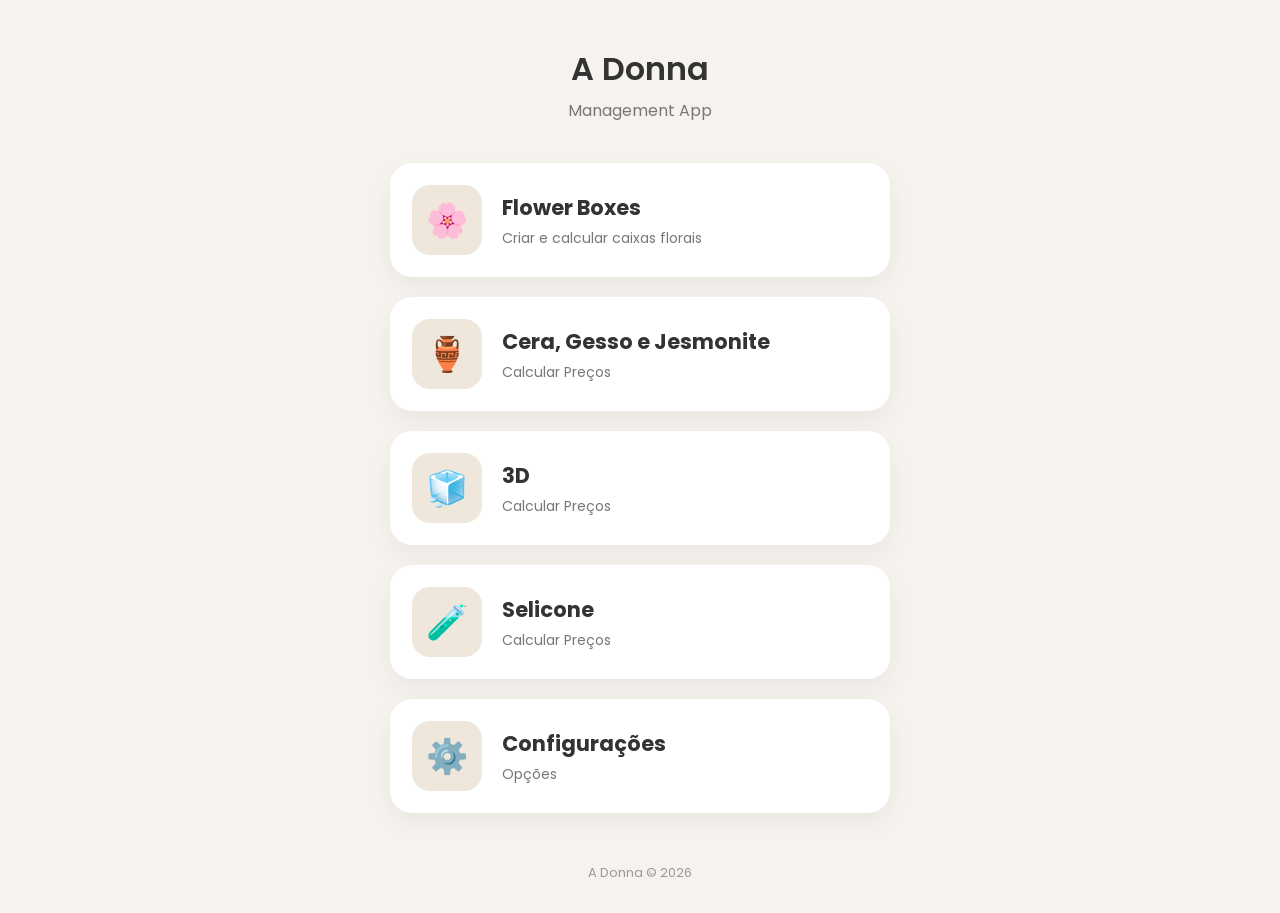
<file: index.html>
<!DOCTYPE html>
<html lang="pt">
    <head>
    <meta charset="UTF-8">
    <meta name="viewport" content="width=device-width, initial-scale=1.0">
    <title>A Donna</title>
    <link rel="preconnect" href="https://fonts.googleapis.com">
    <link rel="preconnect" href="https://fonts.gstatic.com" crossorigin>
    <link href="https://fonts.googleapis.com/css2?family=Poppins:wght@300;400;500;600;700&display=swap" rel="stylesheet">
    <link href="./css/style.css" rel="stylesheet">
    </head>
    <body>
        <div class="container">

            <div class="logo">

                <!-- substituir pelo logo -->
                <!-- <img src="images/logo.png"> -->

                <h1>A Donna</h1>
                <p>Management App</p>

            </div>


            <div class="card" onclick="location.href='flower-boxes.html'">

                <div class="icon">
                    🌸
                </div>

                <div class="info">
                    <h2>Flower Boxes</h2>
                    <p>Criar e calcular caixas florais</p>
                </div>

            </div>


            <div class="card" onclick="location.href='producao.html'">

                <div class="icon">
                    🏺
                </div>

                <div class="info">
                    <h2>Cera, Gesso e Jesmonite</h2>
                    <p>Calcular Preços</p>
                </div>

            </div>


            <div class="card" onclick="location.href='./configs/producao3d.html'">

                <div class="icon">
                    🧊
                </div>

                <div class="info">
                    <h2>3D</h2>
                    <p>Calcular Preços</p>
                </div>

            </div>


            <div class="card" onclick="location.href='./configs/producao-silicone.html'">

                <div class="icon">
                    🧪
                </div>

                <div class="info">
                    <h2>Selicone</h2>
                    <p>Calcular Preços</p>
                </div>

            </div>


            <div class="card" onclick="location.href='configs.html'">

                <div class="icon">
                    ⚙️
                </div>

                <div class="info">
                    <h2>Configurações</h2>
                    <p>Opções</p>
                </div>

            </div>

            <div class="footer">
                A Donna © 2026
            </div>

        </div>
    </body>
</html>
</file>
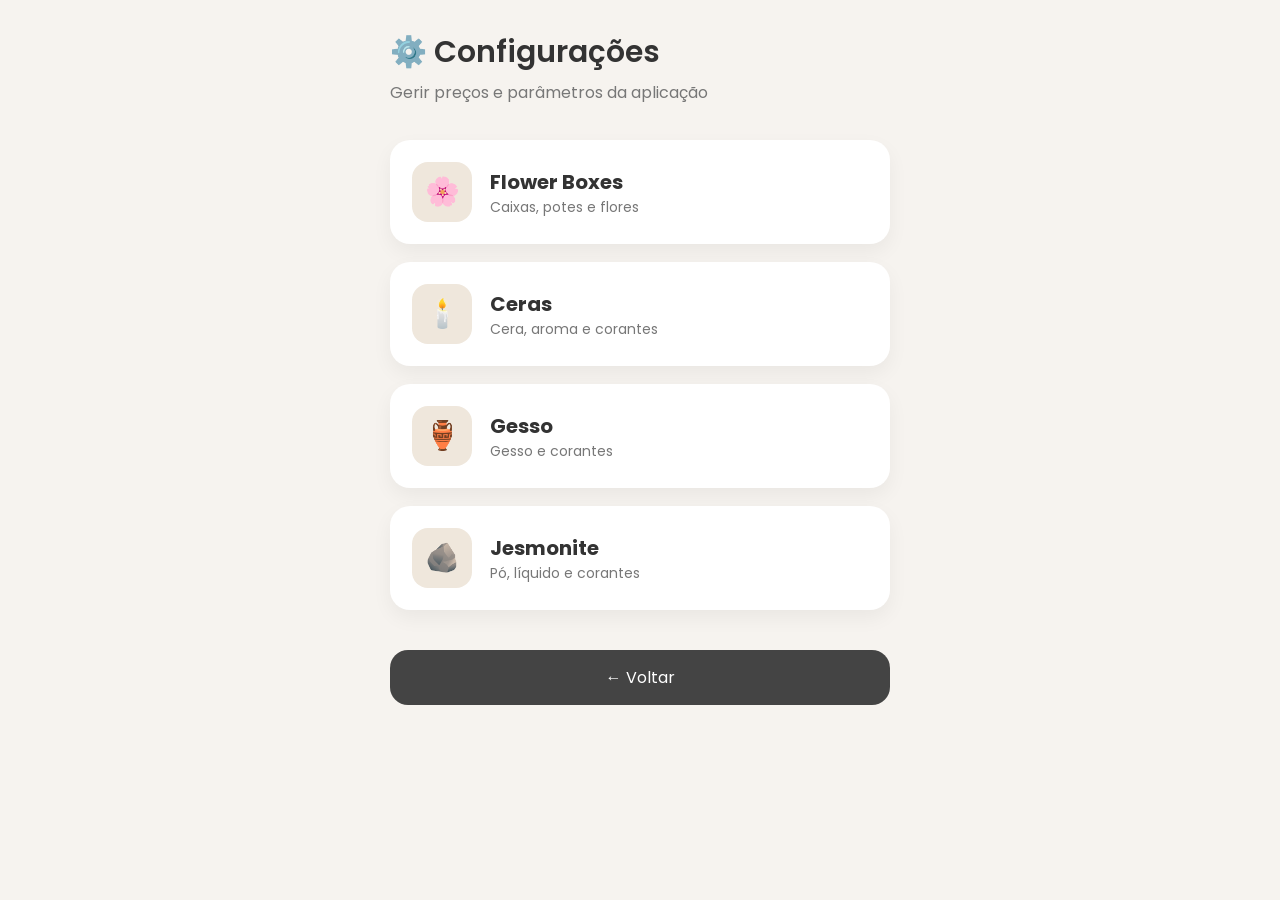
<file: configs.html>
<!DOCTYPE html>
<html lang="pt">
<head>

<meta charset="UTF-8">
<meta name="viewport" content="width=device-width, initial-scale=1.0">

<title>Configurações - A Donna</title>

<link rel="preconnect" href="https://fonts.googleapis.com">
<link rel="preconnect" href="https://fonts.gstatic.com" crossorigin>

<link href="https://fonts.googleapis.com/css2?family=Poppins:wght@300;400;500;600&display=swap" rel="stylesheet">

<style>

*{
    margin:0;
    padding:0;
    box-sizing:border-box;
    font-family:'Poppins',sans-serif;
}

body{
    background:#f6f3ef;
    color:#333;
}

.container{
    width:90%;
    max-width:500px;
    margin:auto;
    padding:30px 0;
}

.header{
    margin-bottom:35px;
}

.header h1{
    font-size:30px;
    font-weight:600;
}

.header p{
    color:#777;
    margin-top:5px;
}

.card{

    background:#fff;
    border-radius:20px;
    padding:22px;
    margin-bottom:18px;

    display:flex;
    align-items:center;

    cursor:pointer;

    transition:.2s;

    box-shadow:0 8px 20px rgba(0,0,0,.05);

}

.card:hover{
    transform:translateY(-2px);
}

.icon{

    width:60px;
    height:60px;

    border-radius:16px;

    background:#efe7dc;

    display:flex;
    justify-content:center;
    align-items:center;

    font-size:28px;

    margin-right:18px;

}

.info h2{
    font-size:20px;
}

.info p{
    color:#777;
    font-size:14px;
}

.back{

    margin-top:40px;

}

.back button{

    width:100%;
    padding:15px;

    border:none;

    border-radius:18px;

    background:#444;

    color:white;

    font-size:16px;

    cursor:pointer;

}

.back button:hover{
    opacity:.9;
}

</style>

</head>
<body>

<div class="container">

    <div class="header">

        <h1>⚙️ Configurações</h1>
        <p>Gerir preços e parâmetros da aplicação</p>

    </div>

    <div class="card" onclick="location.href='./configs/config-flowerboxes.html'">

        <div class="icon">🌸</div>

        <div class="info">
            <h2>Flower Boxes</h2>
            <p>Caixas, potes e flores</p>
        </div>

    </div>

    <div class="card" onclick="location.href='./configs/config-cera.html'">

        <div class="icon">🕯️</div>

        <div class="info">
            <h2>Ceras</h2>
            <p>Cera, aroma e corantes</p>
        </div>

    </div>

    <div class="card" onclick="location.href='./configs/config-gesso.html'">

        <div class="icon">🏺</div>

        <div class="info">
            <h2>Gesso</h2>
            <p>Gesso e corantes</p>
        </div>

    </div>

    <div class="card" onclick="location.href='./configs/config-jesmonite.html'">

        <div class="icon">🪨</div>

        <div class="info">
            <h2>Jesmonite</h2>
            <p>Pó, líquido e corantes</p>
        </div>

    </div>

    <div class="back">

        <button onclick="history.back()">
            ← Voltar
        </button>

    </div>

</div>

</body>
</html>
</file>
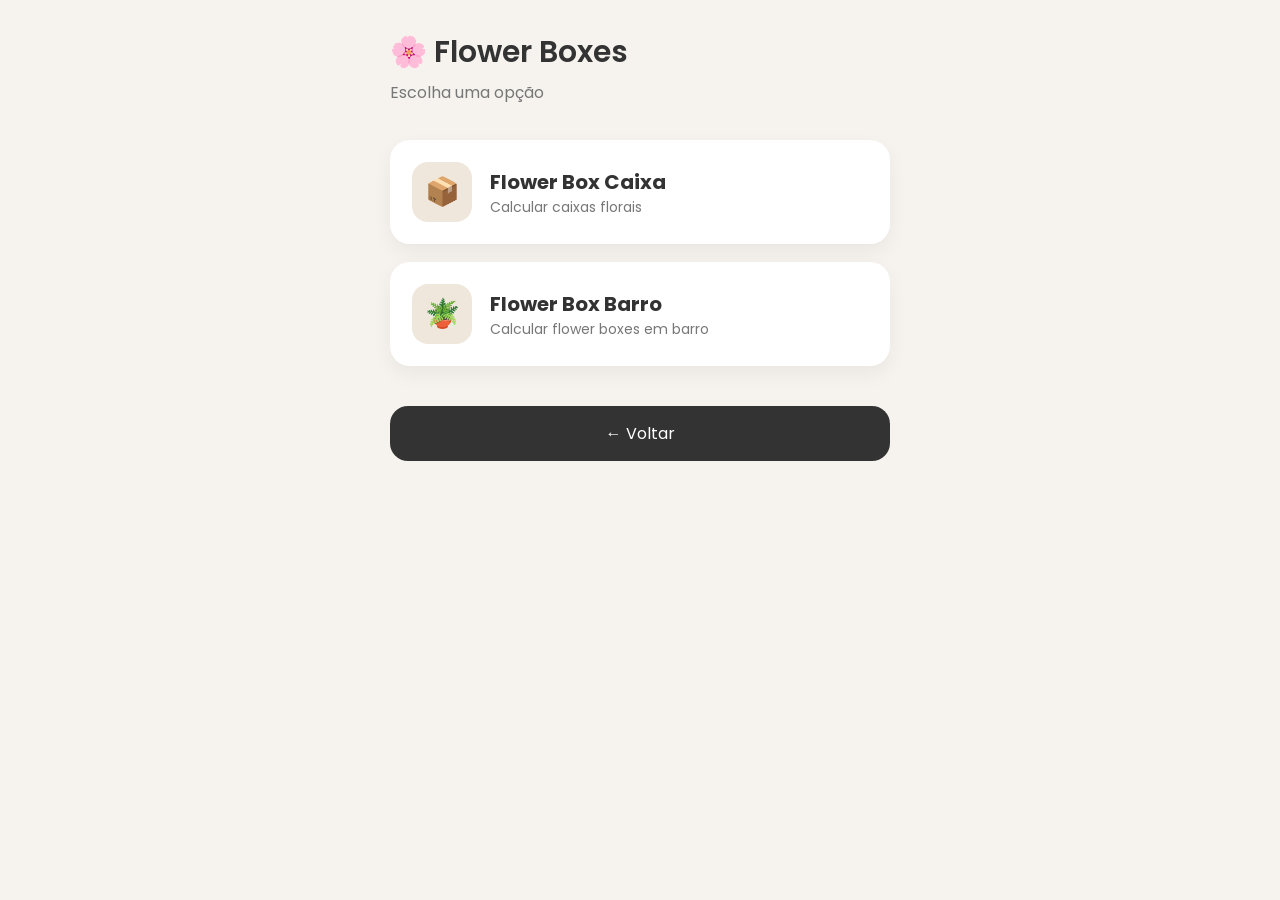
<file: flower-boxes.html>
<!DOCTYPE html>
<html lang="pt">
    <head>
        <meta charset="UTF-8">
        <meta name="viewport" content="width=device-width, initial-scale=1.0">
        <title>Flower Boxes - A Donna</title>
        <link rel="preconnect" href="https://fonts.googleapis.com">
        <link rel="preconnect" href="https://fonts.gstatic.com" crossorigin>
        <link href="https://fonts.googleapis.com/css2?family=Poppins:wght@300;400;500;600&display=swap" rel="stylesheet">
        <style>

            *{
                margin:0;
                padding:0;
                box-sizing:border-box;
                font-family:'Poppins',sans-serif;
            }

            body{
                background:#f6f3ef;
                color:#333;
            }

            .container{
                width:90%;
                max-width:500px;
                margin:auto;
                padding:30px 0;
            }

            .header{
                margin-bottom:35px;
            }

            .header h1{
                font-size:30px;
                font-weight:600;
            }

            .header p{
                color:#777;
                margin-top:5px;
            }

            .card{

                background:#fff;
                border-radius:20px;
                padding:22px;
                margin-bottom:18px;

                display:flex;
                align-items:center;

                cursor:pointer;

                transition:.2s;

                box-shadow:0 8px 20px rgba(0,0,0,.05);

            }

            .card:hover{
                transform:translateY(-2px);
            }

            .icon{

                width:60px;
                height:60px;

                border-radius:16px;

                background:#efe7dc;

                display:flex;
                justify-content:center;
                align-items:center;

                font-size:28px;

                margin-right:18px;

            }

            .info h2{
                font-size:20px;
            }

            .info p{
                color:#777;
                font-size:14px;
            }

            .back{

                margin-top:40px;

                text-align:center;

            }

            .back button{

                width:100%;
                padding:15px;

                border:none;

                border-radius:18px;

                background:#333;

                color:white;

                font-size:16px;

                cursor:pointer;

            }

            .back button:hover{
                opacity:.9;
            }

        </style>
    </head>
    <body>
        <div class="container">
            <div class="header">
                <h1>🌸 Flower Boxes</h1>
                <p>Escolha uma opção</p>
            </div>
            <div class="card" onclick="location.href='./flowers/flower-box-caixa.html'">
                <div class="icon">📦</div>
                <div class="info">
                    <h2>Flower Box Caixa</h2>
                    <p>Calcular caixas florais</p>
                </div>
            </div>
            <div class="card" onclick="location.href='./flowers/flower-box-barro.html'">
                <div class="icon">🪴</div>
                <div class="info">
                    <h2>Flower Box Barro</h2>
                    <p>Calcular flower boxes em barro</p>
                </div>
            </div>
            <div class="back">
                <button onclick="history.back()">
                    ← Voltar
                </button>
            </div>
        </div>
    </body>
</html>
</file>
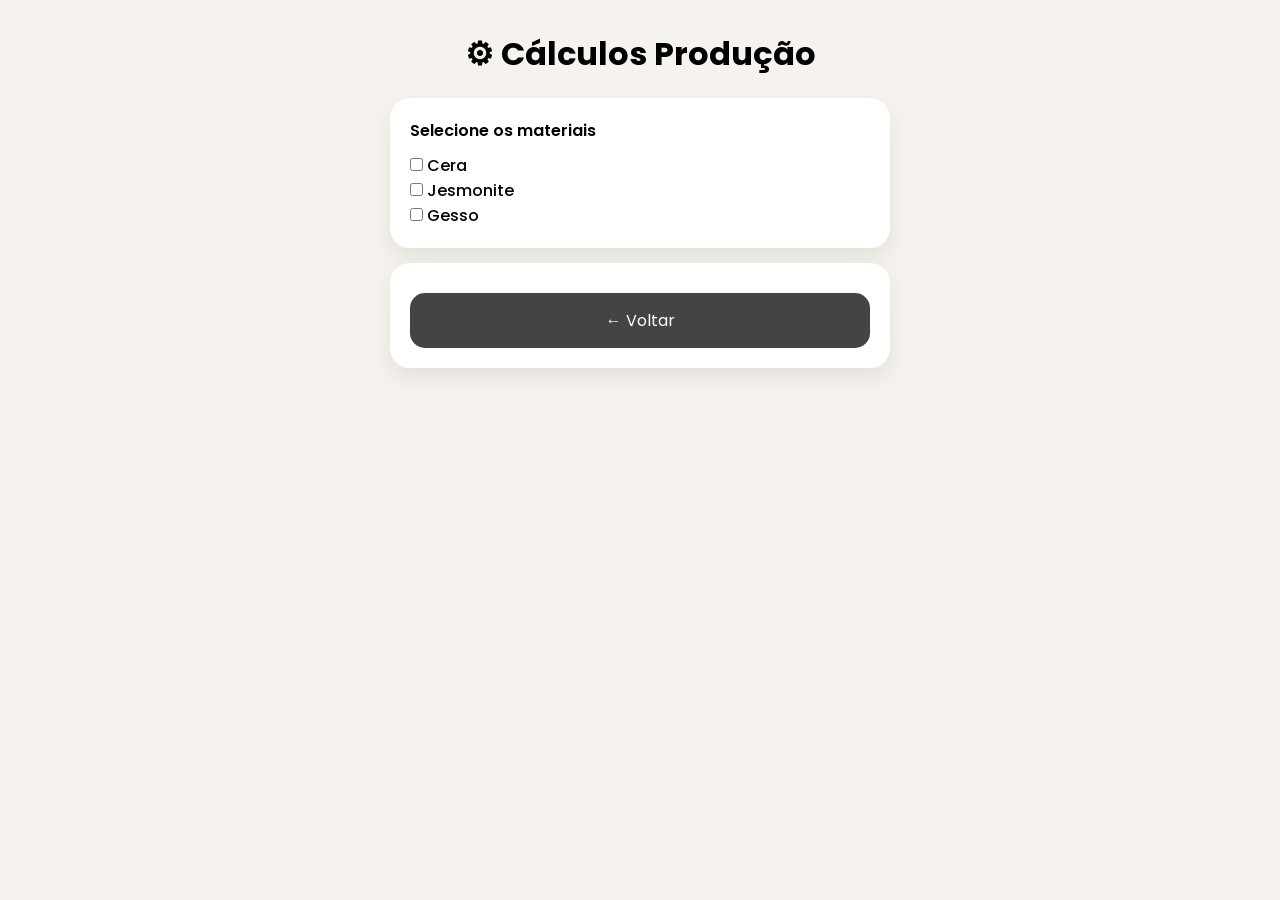
<file: producao.html>
<!DOCTYPE html>
<html lang="pt">
<head>

<meta charset="UTF-8">
<title>Calculos A Donna</title>

<meta name="viewport" content="width=device-width, initial-scale=1.0">

<link href="https://fonts.googleapis.com/css2?family=Poppins:wght@300;400;500;600&display=swap" rel="stylesheet">

<style>

*{
    margin:0;
    padding:0;
    box-sizing:border-box;
    font-family:'Poppins',sans-serif;
}

body{
    background:#f6f3ef;
}

.container{
    width:90%;
    max-width:500px;
    margin:30px auto;
}

h1{
    text-align:center;
    margin-bottom:20px;
}

.box{
    background:#fff;
    border-radius:20px;
    padding:20px;
    box-shadow:0 10px 25px rgba(0,0,0,.08);
    margin-bottom:15px;
}

.hidden{
    display:none;
}

label{
    font-weight:500;
}

input[type="number"]{
    width:100%;
    padding:12px;
    border-radius:12px;
    border:1px solid #ddd;
    margin-top:8px;
    margin-bottom:12px;
    font-size:15px;
}

button{
    width:100%;
    padding:15px;
    border:none;
    border-radius:15px;
    font-size:16px;
    cursor:pointer;
    margin-top:10px;
}

.btn-calc{
    background:#A67C52;
    color:white;
}

.btn-back{
    background:#444;
    color:white;
}

.section-title{
    font-size:16px;
    font-weight:600;
    margin-bottom:10px;
}

.result{
    text-align:center;
    font-size:18px;
    font-weight:600;
    margin-top:10px;
}

.small{
    text-align:center;
    color:#777;
    font-size:13px;
}

</style>

</head>

<body>

<div class="container">

<h1>⚙ Cálculos Produção</h1>

<!-- ================= MATERIALS ================= -->
<div class="box">

    <div class="section-title">Selecione os materiais</div>

    <label><input type="checkbox" id="chkCera"> Cera</label><br>
    <label><input type="checkbox" id="chkJes"> Jesmonite</label><br>
    <label><input type="checkbox" id="chkGesso"> Gesso</label>

</div>

<!-- ================= CERA ================= -->
<div id="boxCera" class="box hidden">

    <div class="section-title">Cera</div>

    <label>Tipo</label><br>
    <label><input type="radio" name="tipoCera" value="moldes"> Moldes</label>
    <label><input type="radio" name="tipoCera" value="copos"> Copos</label>

    <label>Quantidade (g)</label>
    <input type="number" id="qCera">

    <label>Corante</label><br>
    <label><input type="radio" name="coranteCera" value="sim"> Sim</label>
    <label><input type="radio" name="coranteCera" value="nao" checked> Não</label>

</div>

<!-- ================= JESMONITE ================= -->
<div id="boxJes" class="box hidden">

    <div class="section-title">Jesmonite</div>

    <label>Peso (g)</label>
    <input type="number" id="pesoJes">

    <small>Inclui sempre corante</small>

</div>

<!-- ================= GESSO ================= -->
<div id="boxGesso" class="box hidden">

    <div class="section-title">Gesso</div>

    <label>Peso (g)</label>
    <input type="number" id="pesoGesso">

    <label>Corante</label><br>
    <label><input type="radio" name="coranteGesso" value="sim"> Sim</label>
    <label><input type="radio" name="coranteGesso" value="nao" checked> Não</label>

</div>

<!-- ================= FINAL ================= -->
<div id="boxFinal" class="box hidden">

    <div class="section-title">Finalização</div>

    <label>Recipiente (€)</label>
    <input type="number" id="precoRecipiente">

    <label>Caixa (€)</label>
    <input type="number" id="precoCaixa">

    <label>Extras (€)</label>
    <input type="number" id="precoExtras">

    <label>Envio (€)</label>
    <input type="number" id="custoEnvio">

    <button class="btn-calc" onclick="calcularTotal()">CALCULAR</button>

    <div class="result" id="resultado">Total: € 0.00</div>

    <div class="small" id="detalhe">Escolhe os materiais e calcula</div>

</div>

<!-- ================= VOLTAR ================= -->
<div class="box">

    <button class="btn-back" onclick="history.back()">
        ← Voltar
    </button>

</div>

</div>

<script>

/* ================= TOGGLE ================= */

function toggleBox(chk, id){
    const box = document.getElementById(id);
    box.classList.toggle("hidden", !chk.checked);
    mostrarFinal();
}

function mostrarFinal(){
    const final = document.getElementById("boxFinal");
    final.classList.toggle("hidden", !(chkCera.checked || chkJes.checked || chkGesso.checked));
}

chkCera.onchange = () => toggleBox(chkCera,"boxCera");
chkJes.onchange = () => toggleBox(chkJes,"boxJes");
chkGesso.onchange = () => toggleBox(chkGesso,"boxGesso");

/* ================= ENGINE ================= */

function calcularTotal(){

    let total = 0;

    if(chkCera.checked) total += calcCera();
    if(chkJes.checked) total += calcJesmonite();
    if(chkGesso.checked) total += calcGesso();

    total += getFinal();

    total *= 1.25;

    document.getElementById("resultado").innerText =
        "Total: € " + total.toFixed(2);
}

/* ================= CERA ================= */

function calcCera(){

    const q = parseFloat(qCera.value) || 0;
    const tipo = document.querySelector("input[name='tipoCera']:checked");

    let total = 0;

    if(tipo && tipo.value === "moldes"){
        total += (q * 8.32) / 1000;
    } else {
        total += (q * 5.25) / 1000;
    }

    const cor = document.querySelector("input[name='coranteCera']:checked");

    if(cor && cor.value === "sim"){
        total += (q * 0.02) * 0.2213;
    }

    total += ((q * 0.02) * 25.11) / 100;

    return total;
}

/* ================= JESMONITE ================= */

function calcJesmonite(){

    const peso = parseFloat(pesoJes.value) || 0;

    return (
        ((peso * 1.05) * 0.714) * 0.009048 +
        ((peso * 1.05) * 0.286) * 0.02262 +
        (peso * 0.02) * 0.0691
    );
}

/* ================= GESSO ================= */

function calcGesso(){

    const peso = parseFloat(pesoGesso.value) || 0;

    let total = peso * 0.0061;

    const cor = document.querySelector("input[name='coranteGesso']:checked");

    if(cor && cor.value === "sim"){
        total += (peso * 0.02) * 0.0691;
    }

    return total;
}

/* ================= FINAL ================= */

function getFinal(){

    return (
        (parseFloat(precoRecipiente.value) || 0) +
        (parseFloat(precoCaixa.value) || 0) +
        (parseFloat(precoExtras.value) || 0) +
        (parseFloat(custoEnvio.value) || 0)
    );
}

</script>

</body>
</html>
</file>
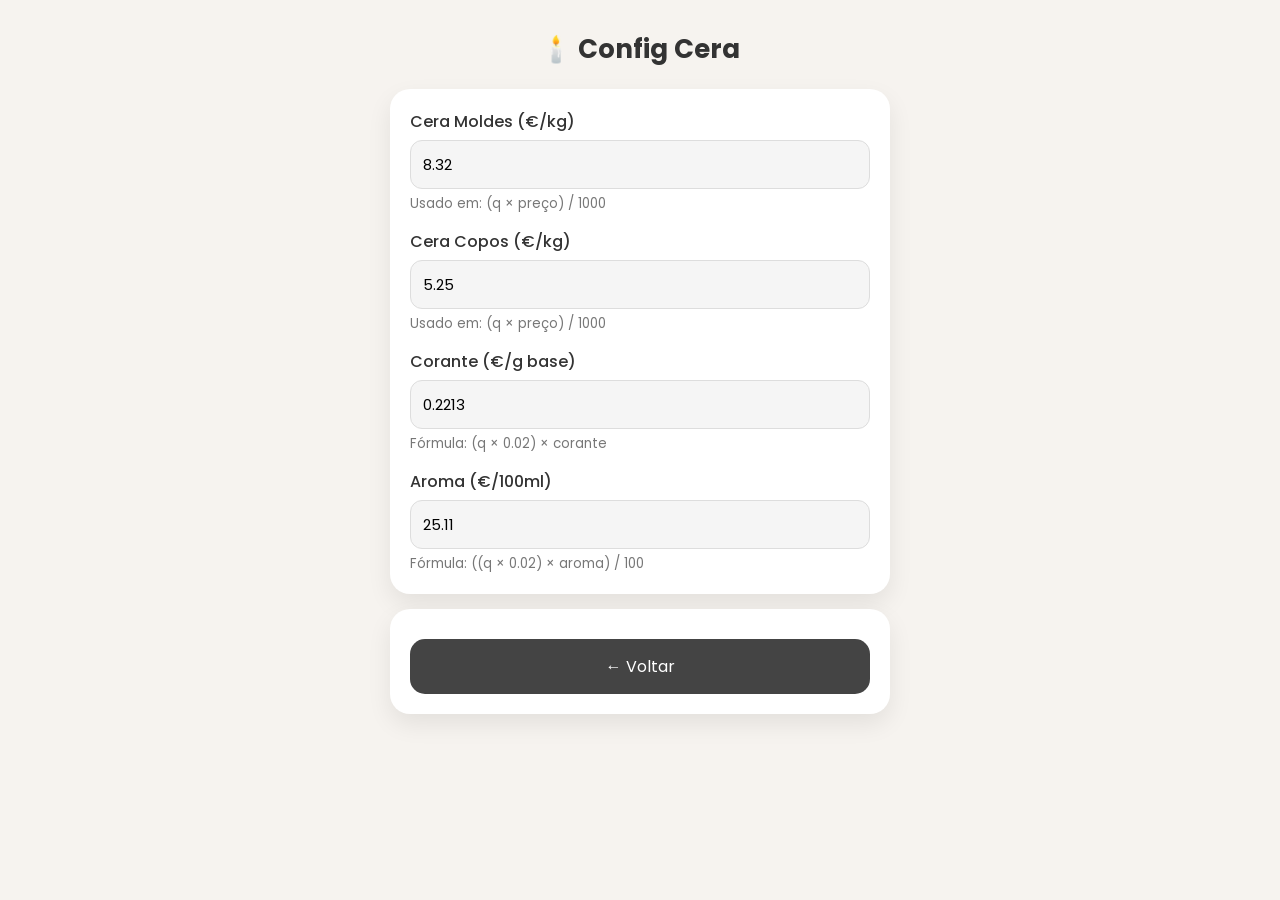
<file: configs/config-cera.html>
<!DOCTYPE html>
<html lang="pt">
<head>

    <meta charset="UTF-8">
    <meta name="viewport" content="width=device-width, initial-scale=1.0">

    <title>Config Cera</title>

    <link href="https://fonts.googleapis.com/css2?family=Poppins:wght@300;400;500;600&display=swap" rel="stylesheet">

    <style>

        *{
            margin:0;
            padding:0;
            box-sizing:border-box;
            font-family:'Poppins',sans-serif;
        }

        body{
            background:#f6f3ef;
            color:#333;
        }

        .container{
            width:90%;
            max-width:500px;
            margin:30px auto;
        }

        h1{
            text-align:center;
            margin-bottom:20px;
            font-size:26px;
        }

        .card{
            background:#fff;
            border-radius:20px;
            padding:20px;
            margin-bottom:15px;
            box-shadow:0 10px 25px rgba(0,0,0,.08);
        }

        .item{
            margin-bottom:15px;
        }

        .item:last-child{
            margin-bottom:0;
        }

        label{
            display:block;
            font-weight:500;
            margin-bottom:6px;
        }

        input{
            width:100%;
            padding:12px;
            border-radius:12px;
            border:1px solid #ddd;
            font-size:15px;
            background:#f5f5f5;
        }

        small{
            color:#777;
            display:block;
            margin-top:5px;
        }

        .btn{
            width:100%;
            padding:15px;
            border:none;
            border-radius:15px;
            font-size:16px;
            cursor:pointer;
            margin-top:10px;
        }

        .back{
            background:#444;
            color:white;
        }

    </style>

</head>

<body>

    <div class="container">

        <h1>🕯️ Config Cera</h1>

        <div class="card">

            <div class="item">
                <label>Cera Moldes (€/kg)</label>
                <input id="ceraMoldes" type="number" step="0.01" readonly>
                <small>Usado em: (q × preço) / 1000</small>
            </div>

            <div class="item">
                <label>Cera Copos (€/kg)</label>
                <input id="ceraCopos" type="number" step="0.01" readonly>
                <small>Usado em: (q × preço) / 1000</small>
            </div>

            <div class="item">
                <label>Corante (€/g base)</label>
                <input id="corante" type="number" step="0.0001" readonly>
                <small>Fórmula: (q × 0.02) × corante</small>
            </div>

            <div class="item">
                <label>Aroma (€/100ml)</label>
                <input id="aroma" type="number" step="0.01" readonly>
                <small>Fórmula: ((q × 0.02) × aroma) / 100</small>
            </div>

        </div>

        <div class="card">

            <button class="btn back" onclick="history.back()">
                ← Voltar
            </button>

        </div>

    </div>


    <script type="module">

        import { obterConfig } from "../js/config.js";


        async function carregarCera() {

            document.getElementById("ceraMoldes").value =
                await obterConfig("cera.moldes");

            document.getElementById("ceraCopos").value =
                await obterConfig("cera.copos");

            document.getElementById("corante").value =
                await obterConfig("cera.corante");

            document.getElementById("aroma").value =
                await obterConfig("cera.aroma");

        }


        carregarCera();

    </script>

</body>
</html>
</file>
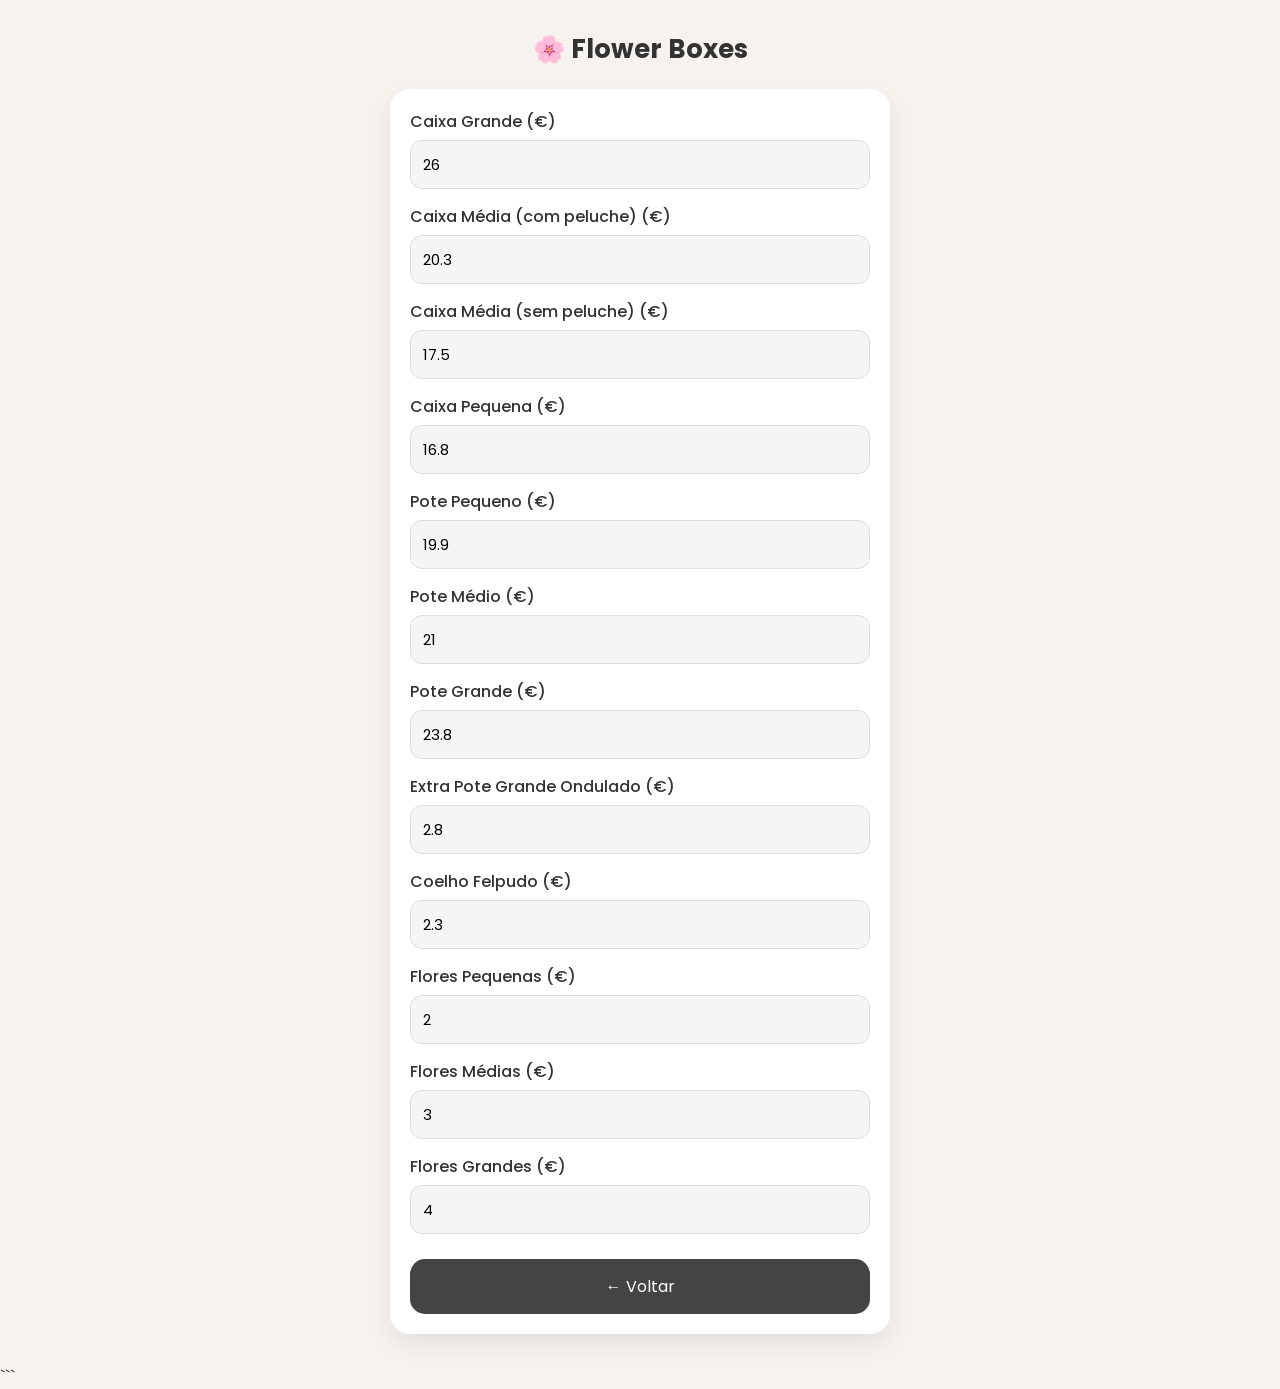
<file: configs/config-flowerboxes.html>
<!DOCTYPE html>
<html lang="pt">
<head>

<meta charset="UTF-8">
<meta name="viewport" content="width=device-width, initial-scale=1.0">

<title>Config Flower Boxes</title>

<link href="https://fonts.googleapis.com/css2?family=Poppins:wght@300;400;500;600&display=swap" rel="stylesheet">

<style>

*{
    margin:0;
    padding:0;
    box-sizing:border-box;
    font-family:'Poppins',sans-serif;
}

body{
    background:#f6f3ef;
    color:#333;
}

.container{
    width:90%;
    max-width:500px;
    margin:30px auto;
}

h1{
    text-align:center;
    margin-bottom:20px;
    font-size:26px;
}

.card{
    background:#fff;
    border-radius:20px;
    padding:20px;
    margin-bottom:15px;
    box-shadow:0 10px 25px rgba(0,0,0,.08);
}

.item{
    margin-bottom:15px;
}

.item:last-child{
    margin-bottom:0;
}

label{
    display:block;
    font-weight:500;
    margin-bottom:6px;
}

input{
    width:100%;
    padding:12px;
    border-radius:12px;
    border:1px solid #ddd;
    font-size:15px;
    background:#f5f5f5;
}

.btn{
    width:100%;
    padding:15px;
    border:none;
    border-radius:15px;
    font-size:16px;
    cursor:pointer;
    margin-top:10px;
}

.back{
    background:#444;
    color:white;
}

</style>

</head>

<body>

<div class="container">

    <h1>🌸 Flower Boxes</h1>

    <div class="card">

        <div class="item">
            <label>Caixa Grande (€)</label>
            <input id="caixaGrande" type="number" step="0.01" readonly>
        </div>

        <div class="item">
            <label>Caixa Média (com peluche) (€)</label>
            <input id="caixaMediaPeluche" type="number" step="0.01" readonly>
        </div>

        <div class="item">
            <label>Caixa Média (sem peluche) (€)</label>
            <input id="caixaMedia" type="number" step="0.01" readonly>
        </div>

        <div class="item">
            <label>Caixa Pequena (€)</label>
            <input id="caixaPequena" type="number" step="0.01" readonly>
        </div>

        <div class="item">
            <label>Pote Pequeno (€)</label>
            <input id="potePequeno" type="number" step="0.01" readonly>
        </div>

        <div class="item">
            <label>Pote Médio (€)</label>
            <input id="poteMedio" type="number" step="0.01" readonly>
        </div>

        <div class="item">
            <label>Pote Grande (€)</label>
            <input id="poteGrande" type="number" step="0.01" readonly>
        </div>

        <div class="item">
            <label>Extra Pote Grande Ondulado (€)</label>
            <input id="extraPoteGrandeOndulado" type="number" step="0.01" readonly>
        </div>

        <div class="item">
            <label>Coelho Felpudo (€)</label>
            <input id="coelhoFelpudo" type="number" step="0.01" readonly>
        </div>

        <div class="item">
            <label>Flores Pequenas (€)</label>
            <input id="floresPequenas" type="number" step="0.01" readonly>
        </div>

        <div class="item">
            <label>Flores Médias (€)</label>
            <input id="floresMedias" type="number" step="0.01" readonly>
        </div>

        <div class="item">
            <label>Flores Grandes (€)</label>
            <input id="floresGrandes" type="number" step="0.01" readonly>
        </div>

        <button class="btn back" onclick="history.back()">
            ← Voltar
        </button>

    </div>

</div>


<script type="module">

import { obterConfig } from "../js/config.js";


async function carregarFlowerBoxes() {

    document.getElementById("caixaGrande").value =
        await obterConfig("flowerBoxes.caixaGrande");


    document.getElementById("caixaMediaPeluche").value =
        await obterConfig("flowerBoxes.caixaMediaComPeluche");


    document.getElementById("caixaMedia").value =
        await obterConfig("flowerBoxes.caixaMediaSemPeluche");


    document.getElementById("caixaPequena").value =
        await obterConfig("flowerBoxes.caixaPequena");


    document.getElementById("potePequeno").value =
        await obterConfig("flowerBoxes.potePequeno");


    document.getElementById("poteMedio").value =
        await obterConfig("flowerBoxes.poteMedio");


    document.getElementById("poteGrande").value =
        await obterConfig("flowerBoxes.poteGrande");


    document.getElementById("extraPoteGrandeOndulado").value =
        await obterConfig("flowerBoxes.extraPoteGrandeOndulado");


    document.getElementById("coelhoFelpudo").value =
        await obterConfig("flowerBoxes.coelhoFelpudo");


    document.getElementById("floresPequenas").value =
        await obterConfig("flowerBoxes.floresPequenas");


    document.getElementById("floresMedias").value =
        await obterConfig("flowerBoxes.floresMedias");


    document.getElementById("floresGrandes").value =
        await obterConfig("flowerBoxes.floresGrandes");

}


carregarFlowerBoxes();

</script>

</body>
</html>
```
</file>
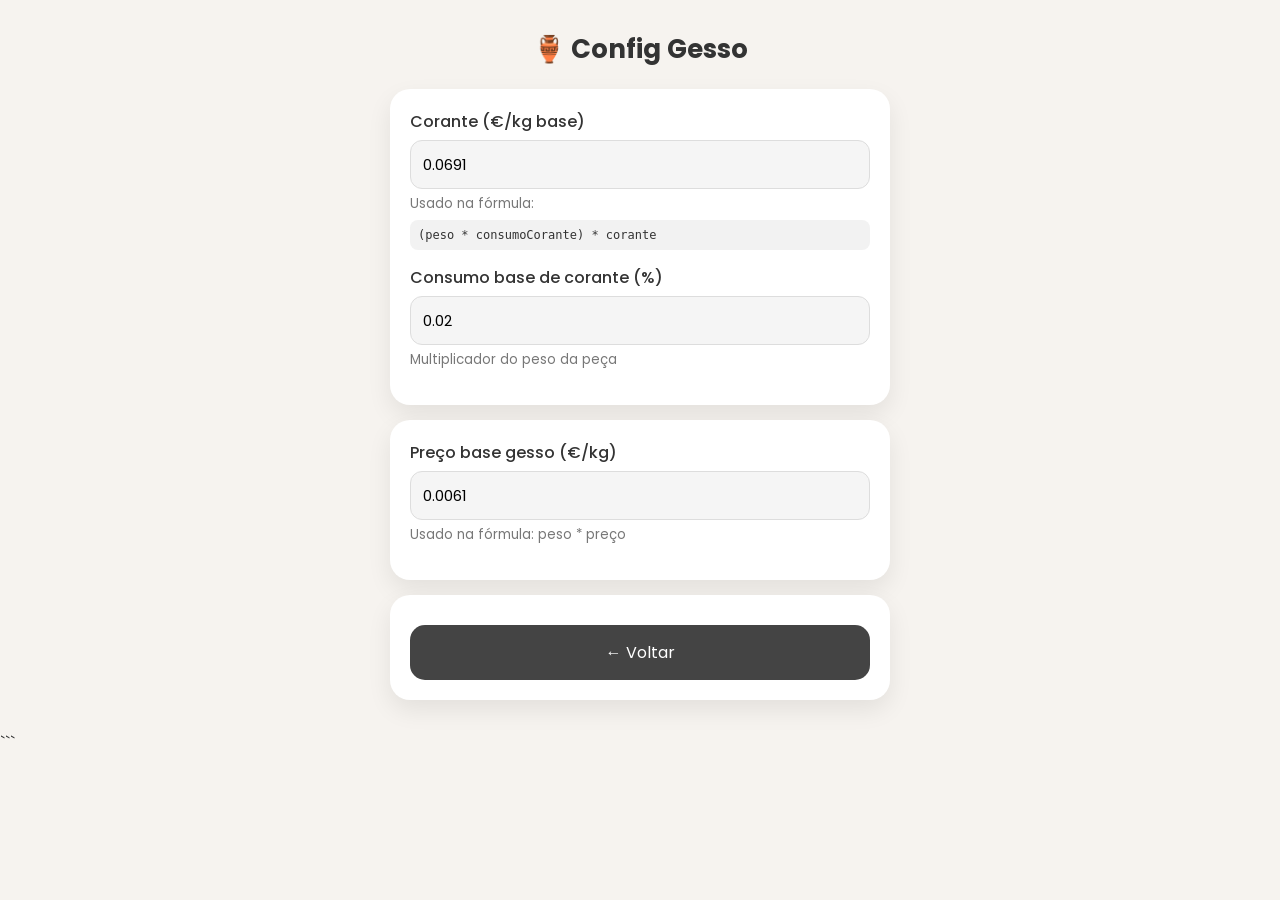
<file: configs/config-gesso.html>
<!DOCTYPE html>
<html lang="pt">
<head>

<meta charset="UTF-8">
<meta name="viewport" content="width=device-width, initial-scale=1.0">

<title>Config Gesso</title>

<link href="https://fonts.googleapis.com/css2?family=Poppins:wght@300;400;500;600&display=swap" rel="stylesheet">

<style>

*{
    margin:0;
    padding:0;
    box-sizing:border-box;
    font-family:'Poppins',sans-serif;
}

body{
    background:#f6f3ef;
    color:#333;
}

.container{
    width:90%;
    max-width:500px;
    margin:30px auto;
}

h1{
    text-align:center;
    margin-bottom:20px;
    font-size:26px;
}

.card{
    background:#fff;
    border-radius:20px;
    padding:20px;
    margin-bottom:15px;
    box-shadow:0 10px 25px rgba(0,0,0,.08);
}

.item{
    margin-bottom:15px;
}

label{
    display:block;
    font-weight:500;
    margin-bottom:6px;
}

input{
    width:100%;
    padding:12px;
    border-radius:12px;
    border:1px solid #ddd;
    font-size:15px;
    background:#f5f5f5;
}

input:focus{
    outline:none;
    border-color:#A67C52;
}

small{
    display:block;
    margin-top:5px;
    color:#777;
}

.btn{
    width:100%;
    padding:15px;
    border:none;
    border-radius:15px;
    font-size:16px;
    cursor:pointer;
    margin-top:10px;
}

.back{
    background:#444;
    color:white;
}

.code{
    font-family:monospace;
    font-size:12px;
    background:#f2f2f2;
    padding:8px;
    border-radius:8px;
    margin-top:6px;
}

</style>

</head>

<body>

<div class="container">

<h1>🏺 Config Gesso</h1>


<div class="card">

    <div class="item">

        <label>Corante (€/kg base)</label>

        <input
            id="corante"
            type="number"
            step="0.0001"
            readonly
        >

        <small>Usado na fórmula:</small>

        <div class="code">
            (peso * consumoCorante) * corante
        </div>

    </div>


    <div class="item">

        <label>Consumo base de corante (%)</label>

        <input
            id="consumoCorante"
            type="number"
            step="0.01"
            readonly
        >

        <small>
            Multiplicador do peso da peça
        </small>

    </div>

</div>


<div class="card">

    <div class="item">

        <label>Preço base gesso (€/kg)</label>

        <input
            id="precoBase"
            type="number"
            step="0.0001"
            readonly
        >

        <small>
            Usado na fórmula: peso * preço
        </small>

    </div>

</div>


<div class="card">

    <button
        class="btn back"
        onclick="history.back()"
    >
        ← Voltar
    </button>

</div>


</div>


<script type="module">

import { obterConfig } from "../js/config.js";


async function carregarGesso() {

    document.getElementById("corante").value =
        await obterConfig("gesso.corante");


    document.getElementById("consumoCorante").value =
        await obterConfig("gesso.consumoCorante");


    document.getElementById("precoBase").value =
        await obterConfig("gesso.precoBase");

}


carregarGesso();

</script>


</body>
</html>
```
</file>
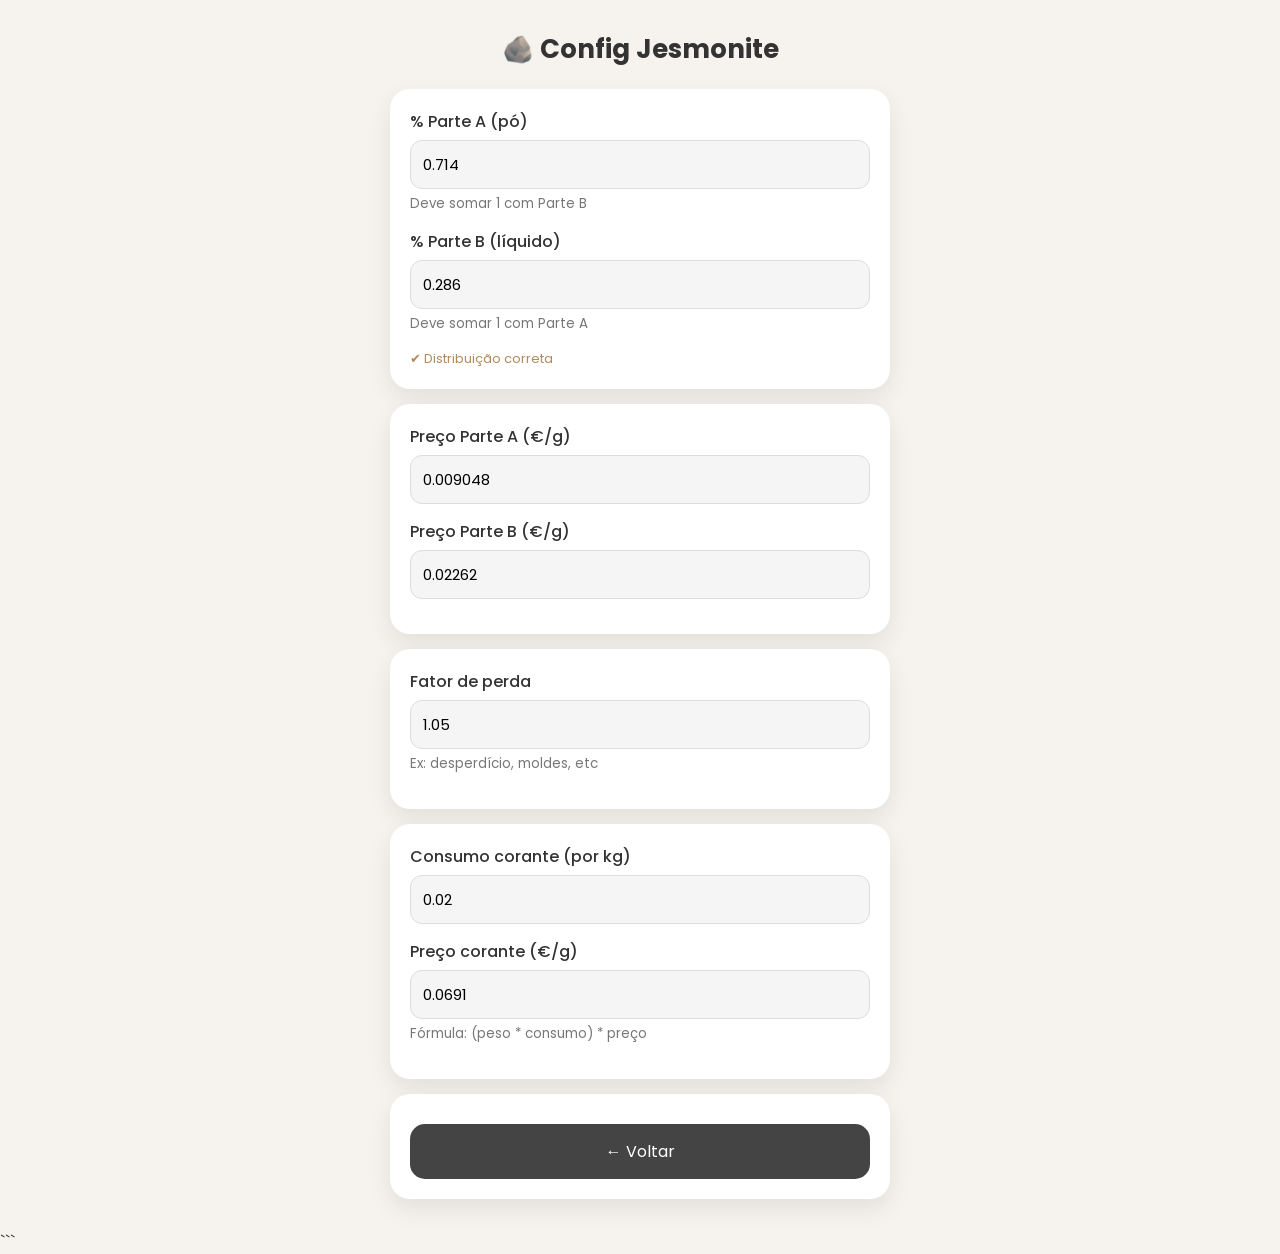
<file: configs/config-jesmonite.html>
<!DOCTYPE html>
<html lang="pt">
<head>

<meta charset="UTF-8">
<meta name="viewport" content="width=device-width, initial-scale=1.0">

<title>Config Jesmonite</title>

<link href="https://fonts.googleapis.com/css2?family=Poppins:wght@300;400;500;600&display=swap" rel="stylesheet">

<style>

*{
    margin:0;
    padding:0;
    box-sizing:border-box;
    font-family:'Poppins',sans-serif;
}

body{
    background:#f6f3ef;
    color:#333;
}

.container{
    width:90%;
    max-width:500px;
    margin:30px auto;
}

h1{
    text-align:center;
    margin-bottom:20px;
    font-size:26px;
}

.card{
    background:#fff;
    border-radius:20px;
    padding:20px;
    margin-bottom:15px;
    box-shadow:0 10px 25px rgba(0,0,0,.08);
}

.item{
    margin-bottom:15px;
}

label{
    display:block;
    font-weight:500;
    margin-bottom:6px;
}

input{
    width:100%;
    padding:12px;
    border-radius:12px;
    border:1px solid #ddd;
    font-size:15px;
    background:#f5f5f5;
}

input:focus{
    outline:none;
    border-color:#A67C52;
}

small{
    color:#777;
    display:block;
    margin-top:5px;
}

.btn{
    width:100%;
    padding:15px;
    border:none;
    border-radius:15px;
    font-size:16px;
    cursor:pointer;
    margin-top:10px;
}

.back{
    background:#444;
    color:white;
}

.warning{
    font-size:13px;
    color:#b08b5b;
    margin-top:5px;
}

</style>

</head>

<body>

<div class="container">

<h1>🪨 Config Jesmonite</h1>


<!-- ================= DIVISÃO ================= -->

<div class="card">

    <div class="item">

        <label>% Parte A (pó)</label>

        <input
            type="number"
            step="0.01"
            id="percentA"
            readonly
        >

        <small>
            Deve somar 1 com Parte B
        </small>

    </div>


    <div class="item">

        <label>% Parte B (líquido)</label>

        <input
            type="number"
            step="0.01"
            id="percentB"
            readonly
        >

        <small>
            Deve somar 1 com Parte A
        </small>

    </div>


    <div
        class="warning"
        id="checkAB"
    ></div>

</div>


<!-- ================= PREÇOS ================= -->

<div class="card">

    <div class="item">

        <label>Preço Parte A (€/g)</label>

        <input
            type="number"
            step="0.0001"
            id="precoA"
            readonly
        >

    </div>


    <div class="item">

        <label>Preço Parte B (€/g)</label>

        <input
            type="number"
            step="0.0001"
            id="precoB"
            readonly
        >

    </div>

</div>


<!-- ================= PERDAS ================= -->

<div class="card">

    <div class="item">

        <label>Fator de perda</label>

        <input
            type="number"
            step="0.01"
            id="fatorPerda"
            readonly
        >

        <small>
            Ex: desperdício, moldes, etc
        </small>

    </div>

</div>


<!-- ================= CORANTE ================= -->

<div class="card">

    <div class="item">

        <label>Consumo corante (por kg)</label>

        <input
            type="number"
            step="0.0001"
            id="consumoCorante"
            readonly
        >

    </div>


    <div class="item">

        <label>Preço corante (€/g)</label>

        <input
            type="number"
            step="0.0001"
            id="precoCorante"
            readonly
        >

        <small>
            Fórmula: (peso * consumo) * preço
        </small>

    </div>

</div>


<!-- ================= AÇÕES ================= -->

<div class="card">

    <button
        class="btn back"
        onclick="history.back()"
    >
        ← Voltar
    </button>

</div>


</div>


<script type="module">

import { obterConfig } from "../js/config.js";


const a = document.getElementById("percentA");
const b = document.getElementById("percentB");
const check = document.getElementById("checkAB");


function validate(){

    const sum =
        (parseFloat(a.value) || 0) +
        (parseFloat(b.value) || 0);


    if(Math.abs(sum - 1) > 0.001){

        check.innerText =
            "⚠ A soma de A + B deve ser 1. Atual: " +
            sum.toFixed(3);

    } else {

        check.innerText =
            "✔ Distribuição correta";

    }

}


async function carregarJesmonite(){

    a.value =
        await obterConfig("jesmonite.percentA");


    b.value =
        await obterConfig("jesmonite.percentB");


    document.getElementById("precoA").value =
        await obterConfig("jesmonite.precoA");


    document.getElementById("precoB").value =
        await obterConfig("jesmonite.precoB");


    document.getElementById("fatorPerda").value =
        await obterConfig("jesmonite.fatorPerda");


    document.getElementById("consumoCorante").value =
        await obterConfig("jesmonite.consumoCorante");


    document.getElementById("precoCorante").value =
        await obterConfig("jesmonite.precoCorante");


    validate();

}


carregarJesmonite();

</script>

</body>
</html>
```
</file>
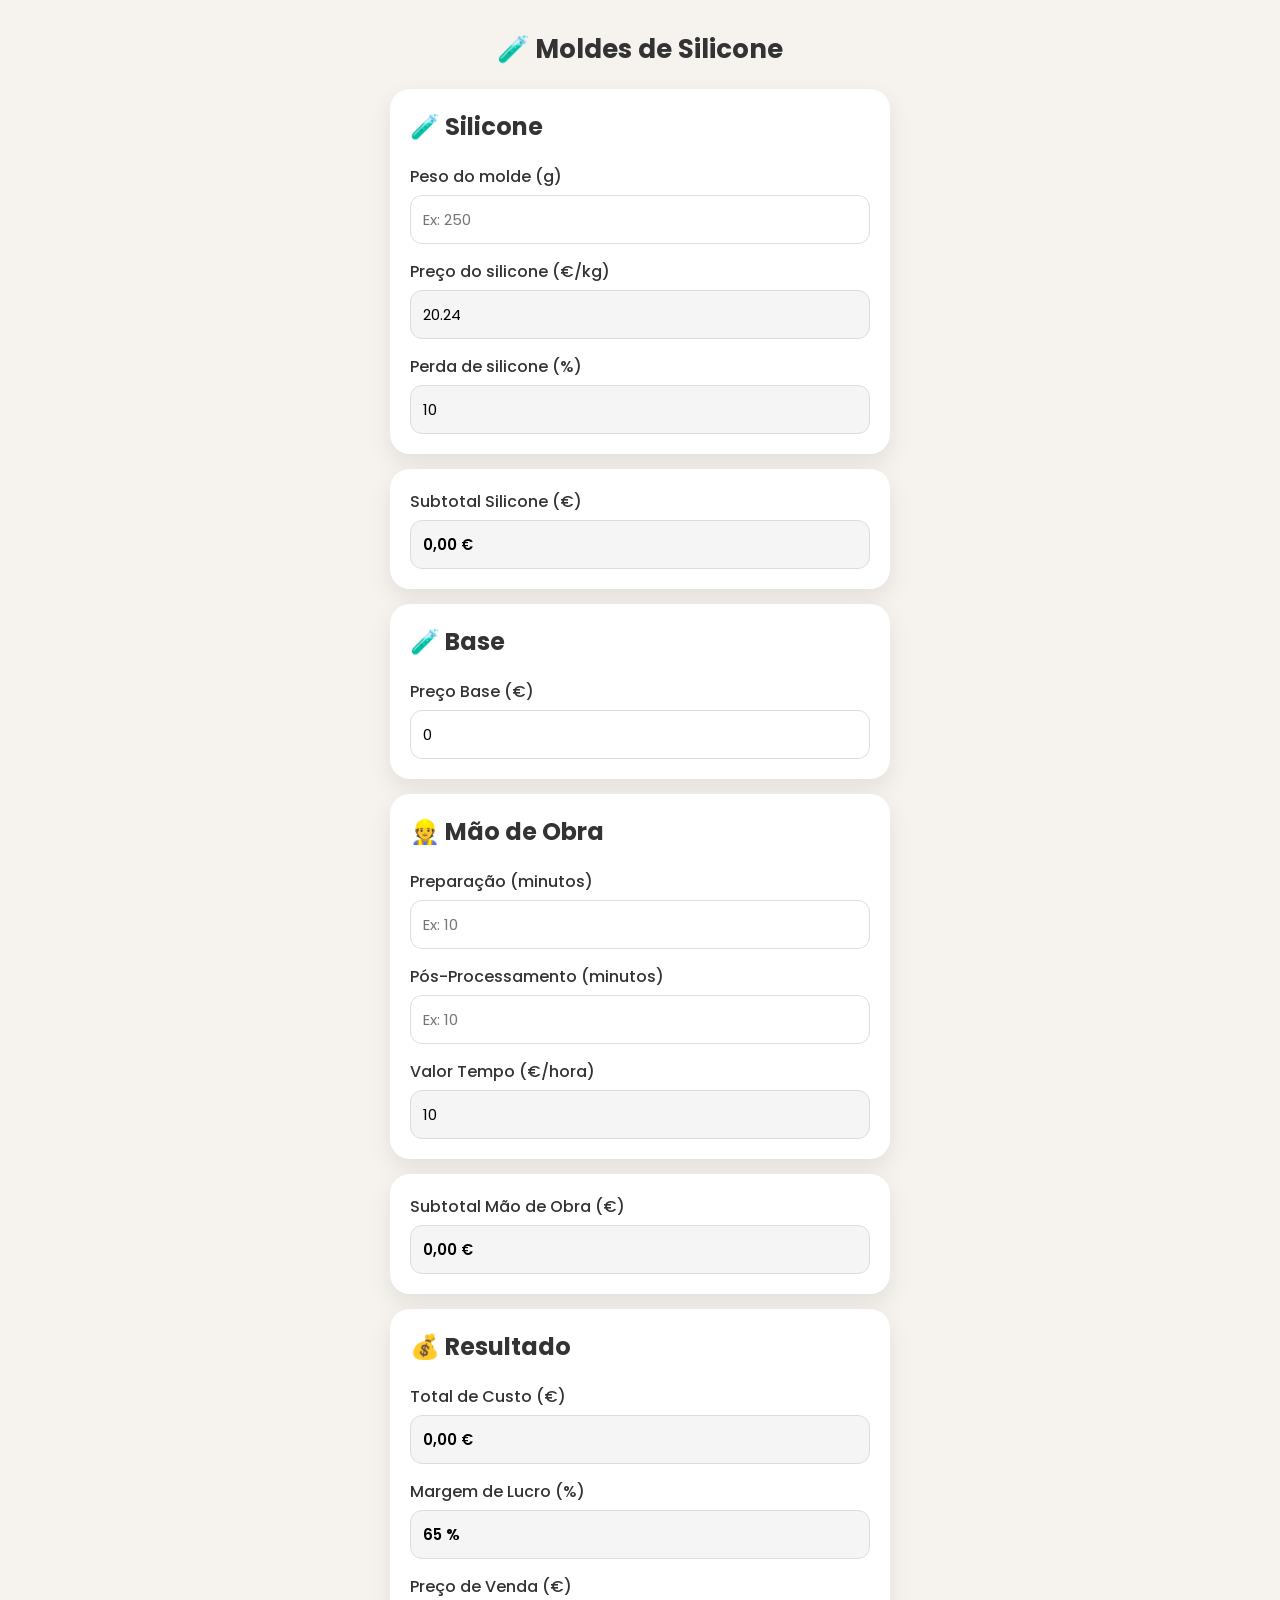
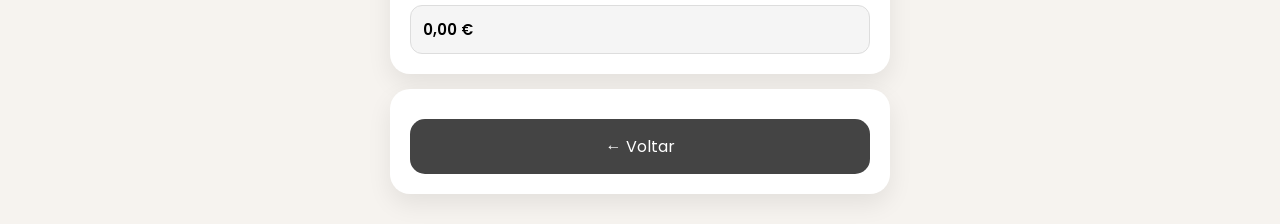
<file: configs/producao-silicone.html>
<!doctype html>
<html lang="pt-PT">
    <head>
        <meta charset="UTF-8" />

        <meta name="viewport" content="width=device-width, initial-scale=1.0" />

        <title>Produção - Moldes de Silicone</title>

        <link href="https://fonts.googleapis.com/css2?family=Poppins:wght@400;500;600&display=swap" rel="stylesheet" />

        <style>
            * {
                margin: 0;
                padding: 0;
                box-sizing: border-box;
                font-family: "Poppins", sans-serif;
            }

            body {
                background: #f6f3ef;
                color: #333;
            }

            .container {
                width: 90%;
                max-width: 500px;
                margin: 30px auto;
            }

            h1 {
                text-align: center;
                margin-bottom: 20px;
                font-size: 26px;
            }

            .card {
                background: #fff;
                border-radius: 20px;
                padding: 20px;
                margin-bottom: 15px;
                box-shadow: 0 10px 25px rgba(0, 0, 0, 0.08);
            }

            .item {
                margin-bottom: 15px;
            }

            .item:last-child {
                margin-bottom: 0;
            }

            label {
                display: block;
                font-weight: 500;
                margin-bottom: 6px;
            }

            input {
                width: 100%;
                padding: 12px;
                border-radius: 12px;
                border: 1px solid #ddd;
                font-size: 15px;
            }

            input:focus {
                outline: none;
                border-color: #a67c52;
            }

            input[readonly] {
                background: #f5f5f5;
            }

            .resultado {
                background: #f5f5f5;
                font-weight: 600;
            }

            .btn {
                width: 100%;
                padding: 15px;
                border: none;
                border-radius: 15px;
                font-size: 16px;
                cursor: pointer;
                margin-top: 10px;
            }

            .back {
                background: #444;
                color: white;
            }
        </style>
    </head>

    <body>
        <div class="container">
            <h1>🧪 Moldes de Silicone</h1>

            <!-- ================================= -->
            <!-- SILICONE -->
            <!-- ================================= -->

            <div class="card">
                <h2 style="margin-bottom: 20px">🧪 Silicone</h2>

                <div class="item">
                    <label> Peso do molde (g) </label>

                    <input type="number" step="0.01" id="pesoSilicone" placeholder="Ex: 250" />
                </div>

                <div class="item">
                    <label> Preço do silicone (€/kg) </label>

                    <input type="number" step="0.01" id="precoSilicone" readonly />
                </div>

                <div class="item">
                    <label> Perda de silicone (%) </label>

                    <input type="number" step="0.01" id="perdaSilicone" readonly />
                </div>
            </div>

            <div class="card">
                <div class="item">
                    <label> Subtotal Silicone (€) </label>

                    <input type="text" id="subtotalSilicone" class="resultado" value="0,00 €" readonly />
                </div>
            </div>

            <!-- ================================= -->
            <!-- BASE -->
            <!-- ================================= -->

            <div class="card">
                <h2 style="margin-bottom: 20px">🧪 Base</h2>

                <div class="item">
                    <label> Preço Base (€) </label>

                    <input type="number" step="0.01" id="precoBase" value="0" placeholder="Ex: 0,50" />
                </div>
            </div>

            <!-- ================================= -->
            <!-- MÃO DE OBRA -->
            <!-- ================================= -->

            <div class="card">
                <h2 style="margin-bottom: 20px">👷 Mão de Obra</h2>

                <div class="item">
                    <label> Preparação (minutos) </label>

                    <input type="number" step="1" id="preparacao" placeholder="Ex: 10" />
                </div>

                <div class="item">
                    <label> Pós-Processamento (minutos) </label>

                    <input type="number" step="1" id="posProcessamento" placeholder="Ex: 10" />
                </div>

                <div class="item">
                    <label> Valor Tempo (€/hora) </label>

                    <input type="number" step="0.01" id="valorTempo" readonly />
                </div>
            </div>

            <div class="card">
                <div class="item">
                    <label> Subtotal Mão de Obra (€) </label>

                    <input type="text" id="subtotalMaoObra" class="resultado" value="0,00 €" readonly />
                </div>
            </div>

            <!-- ================================= -->
            <!-- RESULTADO -->
            <!-- ================================= -->

            <div class="card">
                <h2 style="margin-bottom: 20px">💰 Resultado</h2>

                <div class="item">
                    <label> Total de Custo (€) </label>

                    <input type="text" id="totalCusto" class="resultado" value="0,00 €" readonly />
                </div>

                <div class="item">
                    <label> Margem de Lucro (%) </label>

                    <input type="text" id="margemLucro" class="resultado" value="0,00 %" readonly />
                </div>

                <div class="item">
                    <label> Preço de Venda (€) </label>

                    <input type="text" id="precoVenda" class="resultado" value="0,00 €" readonly />
                </div>
            </div>

            <!-- ================================= -->
            <!-- VOLTAR -->
            <!-- ================================= -->

            <div class="card">
                <button class="btn back" onclick="history.back()">← Voltar</button>
            </div>
        </div>

        <!-- ================================= -->
        <!-- JAVASCRIPT -->
        <!-- ================================= -->

        <script type="module">
            import { obterConfig } from "../js/config.js";

            // =================================
            // ELEMENTOS
            // =================================

            const pesoSilicone = document.getElementById("pesoSilicone");

            const precoSilicone = document.getElementById("precoSilicone");

            const perdaSilicone = document.getElementById("perdaSilicone");

            const subtotalSilicone = document.getElementById("subtotalSilicone");

            const precoBase = document.getElementById("precoBase");

            const preparacao = document.getElementById("preparacao");

            const posProcessamento = document.getElementById("posProcessamento");

            const valorTempo = document.getElementById("valorTempo");

            const subtotalMaoObra = document.getElementById("subtotalMaoObra");

            const totalCusto = document.getElementById("totalCusto");

            const margemLucro = document.getElementById("margemLucro");

            const precoVenda = document.getElementById("precoVenda");

            // =================================
            // VARIÁVEIS
            // =================================

            let precoEmbalagem = 0;

            let quantidadeEmbalagem = 0;

            let precoPorKg = 0;

            let perdaSiliconeValor = 0;

            // =================================
            // FORMATAR EURO
            // =================================

            function formatarEuro(valor) {
                return valor.toFixed(2).replace(".", ",") + " €";
            }

            // =================================
            // CARREGAR CONFIGURAÇÕES
            // =================================

            async function carregarConfiguracoes() {
                const preco = await obterConfig("silicone.preco");

                const quantidade = await obterConfig("silicone.quantidade");

                const perda = await obterConfig("silicone.perdaSilicone");

                const valorTempoConfig = await obterConfig("maoObra.valorTempo");

                const margemLucroConfig = await obterConfig("margemLucro");

                precoEmbalagem = Number(preco) || 0;

                quantidadeEmbalagem = Number(quantidade) || 0;

                perdaSiliconeValor = Number(perda) || 0;

                // =============================
                // PREÇO POR KG
                // =============================

                if (quantidadeEmbalagem > 0) {
                    precoPorKg = precoEmbalagem / quantidadeEmbalagem;
                }

                precoSilicone.value = precoPorKg.toFixed(2);

                perdaSilicone.value = perdaSiliconeValor;

                // =============================
                // MÃO DE OBRA
                // =============================

                valorTempo.value = valorTempoConfig ?? "";

                // =============================
                // MARGEM
                // =============================

                margemLucro.value = margemLucroConfig !== null ? margemLucroConfig + " %" : "";

                calcularSilicone();

                calcularMaoObra();
            }

            // =================================
            // CALCULAR SILICONE
            // =================================

            function calcularSilicone() {
                const peso = parseFloat(pesoSilicone.value) || 0;

                // Peso com perda

                const pesoComPerda = peso * (1 + perdaSiliconeValor / 100);

                // Converter para kg

                const pesoKg = pesoComPerda / 1000;

                // Custo

                const resultado = pesoKg * precoPorKg;

                subtotalSilicone.value = formatarEuro(resultado);

                calcularTotal();
            }

            // =================================
            // CALCULAR MÃO DE OBRA
            // =================================

            function calcularMaoObra() {
                const preparacaoValor = parseFloat(preparacao.value) || 0;

                const posProcessamentoValor = parseFloat(posProcessamento.value) || 0;

                const valorTempoValor = parseFloat(valorTempo.value) || 0;

                const resultado =
                    (preparacaoValor * valorTempoValor) / 600 + (posProcessamentoValor * valorTempoValor) / 60;

                subtotalMaoObra.value = formatarEuro(resultado);

                calcularTotal();
            }

            // =================================
            // CALCULAR TOTAL
            // =================================

            function calcularTotal() {
                const silicone = parseFloat(subtotalSilicone.value.replace(",", ".").replace("€", "")) || 0;

                const base = parseFloat(precoBase.value) || 0;

                const maoObra = parseFloat(subtotalMaoObra.value.replace(",", ".").replace("€", "")) || 0;

                const margem = parseFloat(margemLucro.value.replace(",", ".").replace("%", "")) || 0;

                // =============================
                // TOTAL DE CUSTO
                // =============================

                const total = silicone + base + maoObra;

                totalCusto.value = formatarEuro(total);

                // =============================
                // PREÇO DE VENDA
                // =============================

                const preco = total * (1 + margem / 100);

                precoVenda.value = formatarEuro(preco);
            }

            // =================================
            // EVENTOS
            // =================================

            pesoSilicone.addEventListener("input", calcularSilicone);

            precoBase.addEventListener("input", calcularTotal);

            preparacao.addEventListener("input", calcularMaoObra);

            posProcessamento.addEventListener("input", calcularMaoObra);

            // =================================
            // INICIAR
            // =================================

            carregarConfiguracoes();
        </script>
    </body>
</html>
</file>
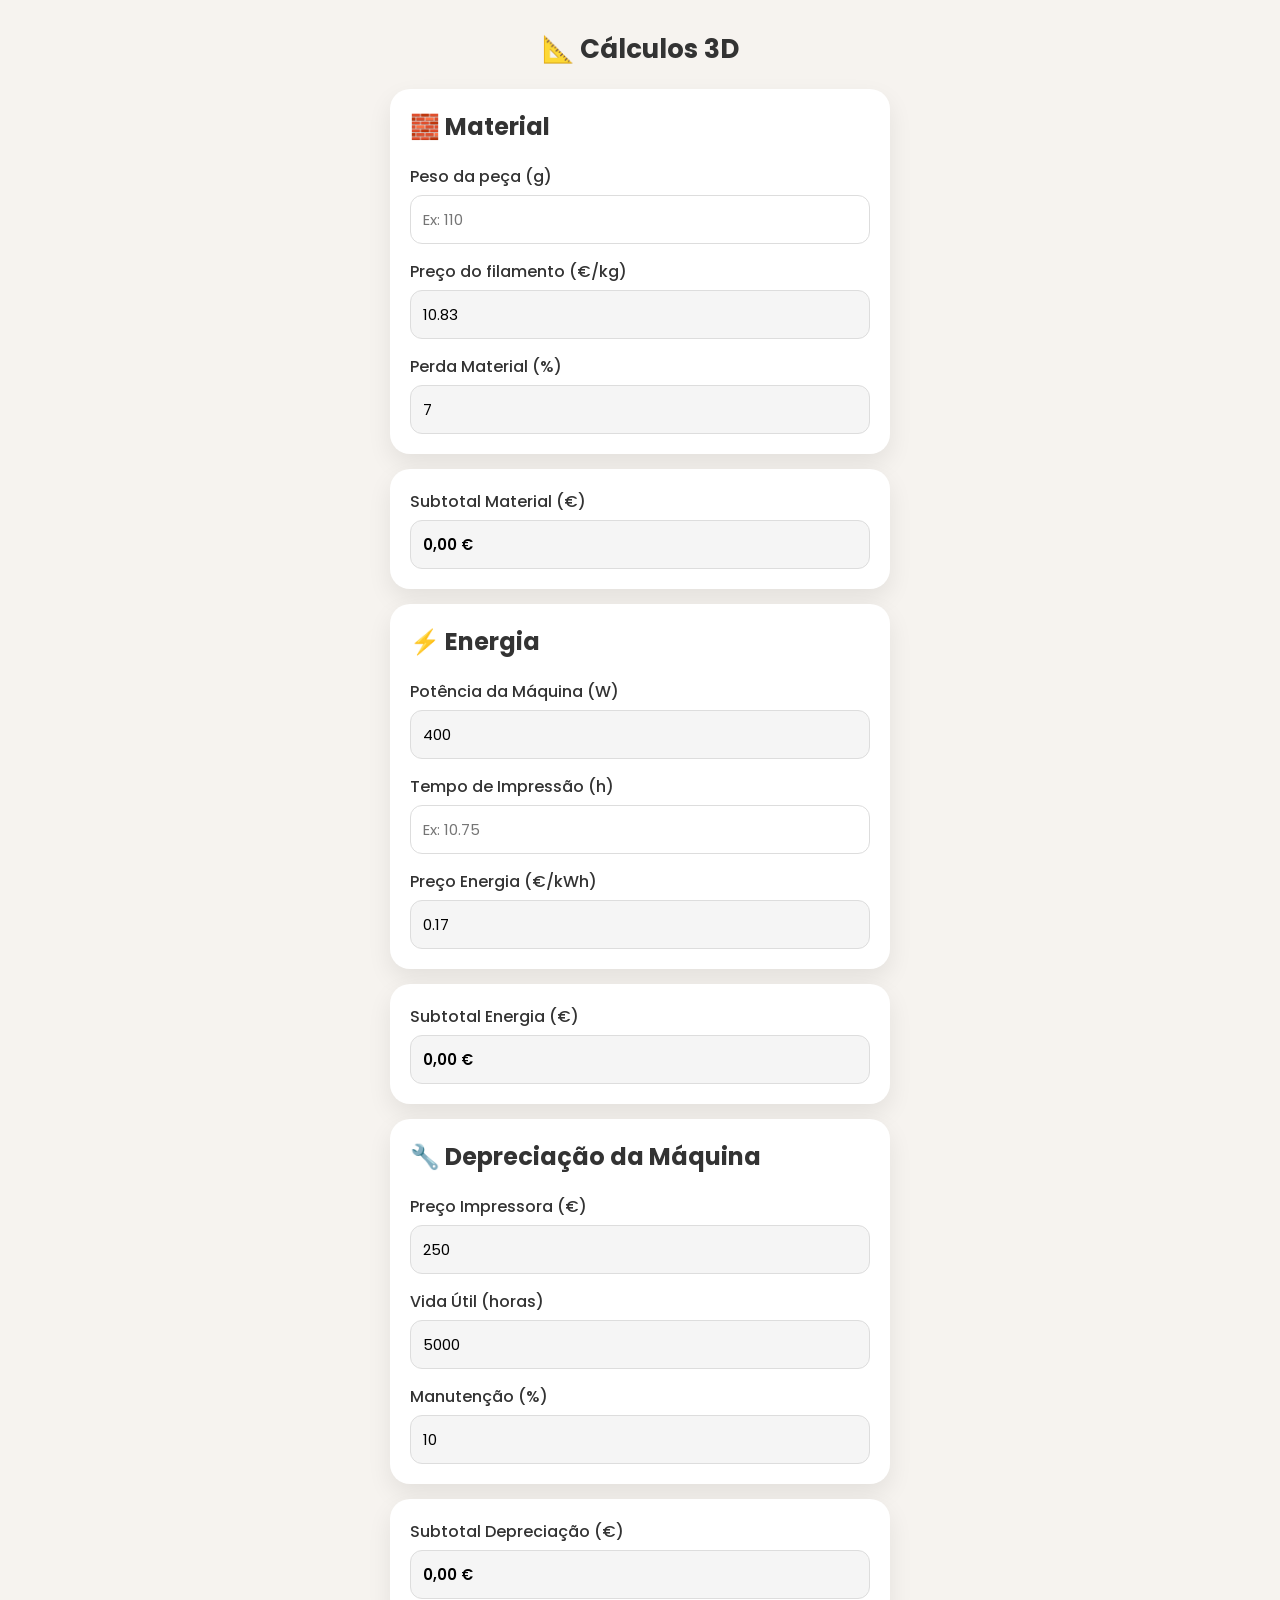
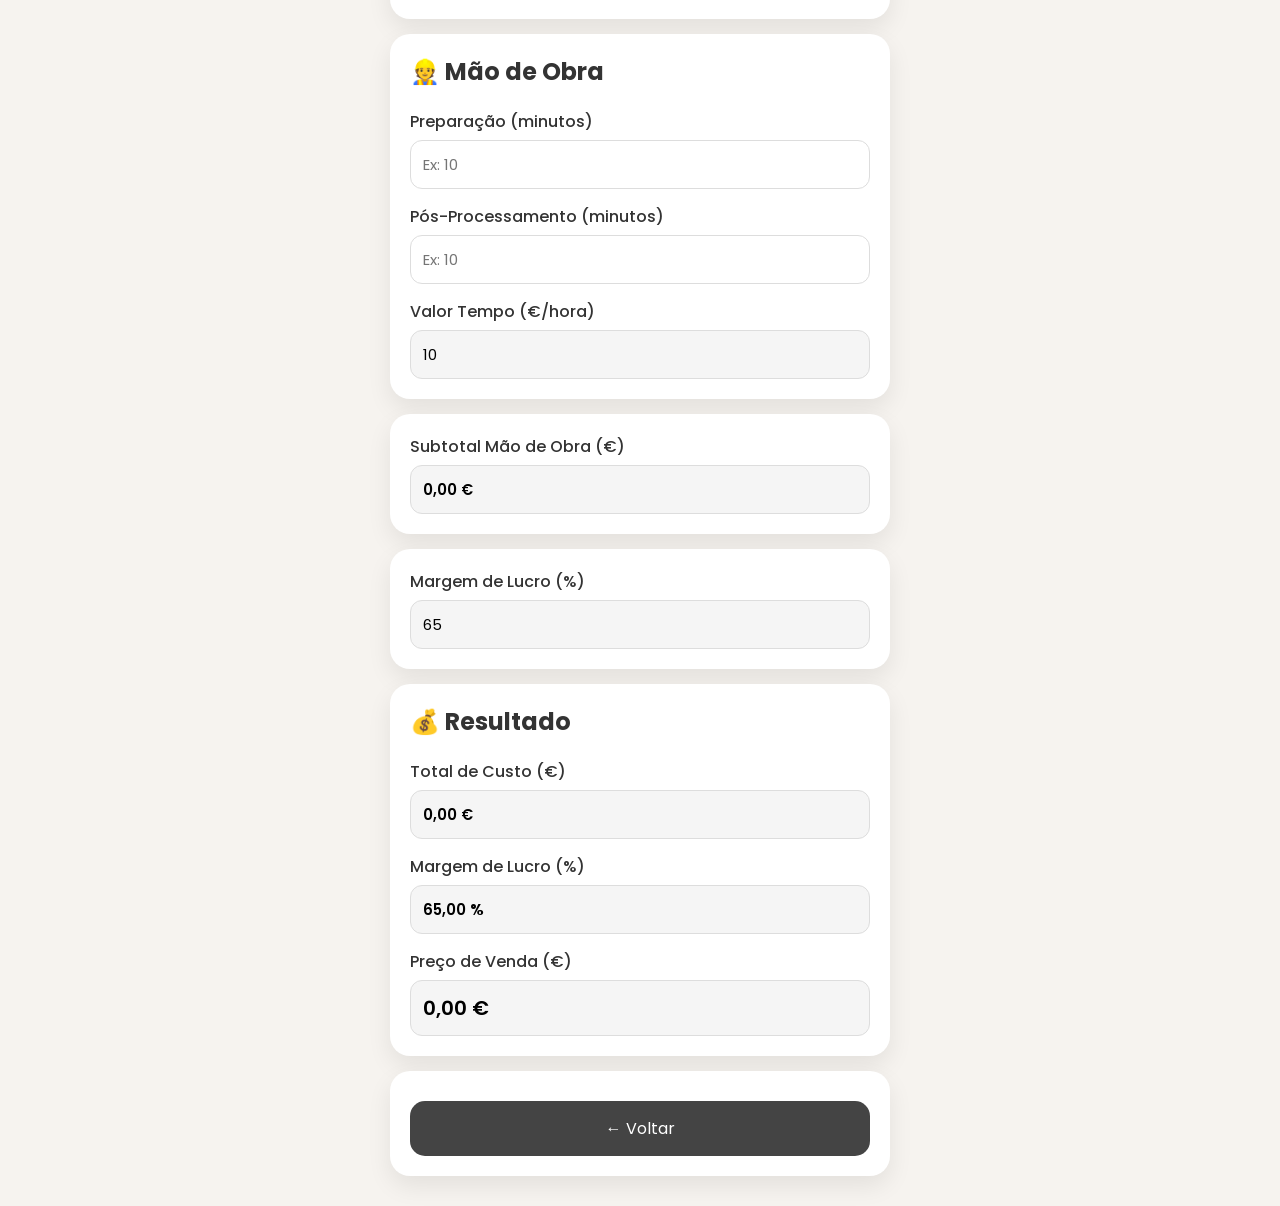
<file: configs/producao3d.html>
<!doctype html>
<html lang="pt-PT">
    <head>
        <meta charset="UTF-8" />
        <meta name="viewport" content="width=device-width, initial-scale=1.0" />
        <title>Cálculos 3D</title>
        <link href="https://fonts.googleapis.com/css2?family=Poppins:wght@400;500;600&display=swap" rel="stylesheet" />
        <style>
            * {
                margin: 0;
                padding: 0;
                box-sizing: border-box;
                font-family: "Poppins", sans-serif;
            }

            body {
                background: #f6f3ef;
                color: #333;
            }

            .container {
                width: 90%;
                max-width: 500px;
                margin: 30px auto;
            }

            h1 {
                text-align: center;
                margin-bottom: 20px;
                font-size: 26px;
            }

            .card {
                background: #fff;
                border-radius: 20px;
                padding: 20px;
                margin-bottom: 15px;
                box-shadow: 0 10px 25px rgba(0, 0, 0, 0.08);
            }

            .item {
                margin-bottom: 15px;
            }

            .item:last-child {
                margin-bottom: 0;
            }

            label {
                display: block;
                font-weight: 500;
                margin-bottom: 6px;
            }

            input {
                width: 100%;
                padding: 12px;
                border-radius: 12px;
                border: 1px solid #ddd;
                font-size: 15px;
            }

            input:focus {
                outline: none;
                border-color: #a67c52;
            }

            input[readonly] {
                background: #f5f5f5;
            }

            .resultado {
                background: #f5f5f5;
                font-weight: 600;
            }

            .preco-final {
                font-size: 20px;
                font-weight: 600;
            }

            .btn {
                width: 100%;
                padding: 15px;
                border: none;
                border-radius: 15px;
                font-size: 16px;
                cursor: pointer;
                margin-top: 10px;
            }

            .back {
                background: #444;
                color: white;
            }
        </style>
    </head>
    <body>
        <div class="container">
            <h1>📐 Cálculos 3D</h1>

            <!-- ================================= -->
            <!-- MATERIAL -->
            <!-- ================================= -->

            <div class="card">
                <h2 style="margin-bottom: 20px">🧱 Material</h2>
                <div class="item">
                    <label> Peso da peça (g) </label>

                    <input type="number" step="0.01" id="peso" placeholder="Ex: 110" />
                </div>

                <div class="item">
                    <label> Preço do filamento (€/kg) </label>

                    <input type="number" step="0.01" id="precoFilamento" readonly />
                </div>

                <div class="item">
                    <label> Perda Material (%) </label>

                    <input type="number" step="0.01" id="perdaMaterial" readonly />
                </div>
            </div>

            <div class="card">
                <div class="item">
                    <label> Subtotal Material (€) </label>

                    <input type="text" id="subtotalMaterial" class="resultado" value="0,00 €" readonly />
                </div>
            </div>

            <!-- ================================= -->
            <!-- ENERGIA -->
            <!-- ================================= -->

            <div class="card">
                <h2 style="margin-bottom: 20px">⚡ Energia</h2>

                <div class="item">
                    <label> Potência da Máquina (W) </label>

                    <input type="number" step="1" id="potenciaMaquina" readonly />
                </div>

                <div class="item">
                    <label> Tempo de Impressão (h) </label>

                    <input type="number" step="0.01" id="tempoImpressao" placeholder="Ex: 10.75" />
                </div>

                <div class="item">
                    <label> Preço Energia (€/kWh) </label>

                    <input type="number" step="0.01" id="precoEnergia" readonly />
                </div>
            </div>

            <div class="card">
                <div class="item">
                    <label> Subtotal Energia (€) </label>

                    <input type="text" id="subtotalEnergia" class="resultado" value="0,00 €" readonly />
                </div>
            </div>

            <!-- ================================= -->
            <!-- DEPRECIAÇÃO -->
            <!-- ================================= -->

            <div class="card">
                <h2 style="margin-bottom: 20px">🔧 Depreciação da Máquina</h2>

                <div class="item">
                    <label> Preço Impressora (€) </label>

                    <input type="number" step="0.01" id="precoImpressora" readonly />
                </div>

                <div class="item">
                    <label> Vida Útil (horas) </label>

                    <input type="number" step="1" id="vidaUtil" readonly />
                </div>

                <div class="item">
                    <label> Manutenção (%) </label>

                    <input type="number" step="0.01" id="manutencao" readonly />
                </div>
            </div>

            <div class="card">
                <div class="item">
                    <label> Subtotal Depreciação (€) </label>

                    <input type="text" id="subtotalDepreciacao" class="resultado" value="0,00 €" readonly />
                </div>
            </div>

            <!-- ================================= -->
            <!-- MÃO DE OBRA -->
            <!-- ================================= -->

            <div class="card">
                <h2 style="margin-bottom: 20px">👷 Mão de Obra</h2>

                <div class="item">
                    <label> Preparação (minutos) </label>

                    <input type="number" step="1" id="preparacao" placeholder="Ex: 10" />
                </div>

                <div class="item">
                    <label> Pós-Processamento (minutos) </label>

                    <input type="number" step="1" id="posProcessamento" placeholder="Ex: 10" />
                </div>

                <div class="item">
                    <label> Valor Tempo (€/hora) </label>

                    <input type="number" step="0.01" id="valorTempo" readonly />
                </div>
            </div>

            <div class="card">
                <div class="item">
                    <label> Subtotal Mão de Obra (€) </label>

                    <input type="text" id="subtotalMaoObra" class="resultado" value="0,00 €" readonly />
                </div>
            </div>

            <!-- ================================= -->
            <!-- MARGEM DE LUCRO -->
            <!-- ================================= -->

            <div class="card">
                <div class="item">
                    <label> Margem de Lucro (%) </label>

                    <input type="number" step="0.01" id="margemLucro" readonly />
                </div>
            </div>

            <!-- ================================= -->
            <!-- RESULTADO FINAL -->
            <!-- ================================= -->

            <div class="card">
                <h2 style="margin-bottom: 20px">💰 Resultado</h2>

                <div class="item">
                    <label> Total de Custo (€) </label>

                    <input type="text" id="totalCusto" class="resultado" value="0,00 €" readonly />
                </div>

                <div class="item">
                    <label> Margem de Lucro (%) </label>

                    <input type="text" id="margemLucroResultado" class="resultado" value="0,00 %" readonly />
                </div>

                <div class="item">
                    <label> Preço de Venda (€) </label>

                    <input type="text" id="precoVenda" class="resultado preco-final" value="0,00 €" readonly />
                </div>
            </div>

            <!-- ================================= -->
            <!-- VOLTAR -->
            <!-- ================================= -->

            <div class="card">
                <button class="btn back" onclick="history.back()">← Voltar</button>
            </div>
        </div>
        <script type="module">
            import { obterConfig } from "../js/config.js";

            /* ================================= */
            /* MATERIAL */
            /* ================================= */

            const peso = document.getElementById("peso");

            const precoFilamento = document.getElementById("precoFilamento");

            const perdaMaterial = document.getElementById("perdaMaterial");

            const subtotalMaterial = document.getElementById("subtotalMaterial");

            /* ================================= */
            /* ENERGIA */
            /* ================================= */

            const potenciaMaquina = document.getElementById("potenciaMaquina");

            const tempoImpressao = document.getElementById("tempoImpressao");

            const precoEnergia = document.getElementById("precoEnergia");

            const subtotalEnergia = document.getElementById("subtotalEnergia");

            /* ================================= */
            /* DEPRECIAÇÃO */
            /* ================================= */

            const precoImpressora = document.getElementById("precoImpressora");

            const vidaUtil = document.getElementById("vidaUtil");

            const manutencao = document.getElementById("manutencao");

            const subtotalDepreciacao = document.getElementById("subtotalDepreciacao");

            /* ================================= */
            /* MÃO DE OBRA */
            /* ================================= */

            const preparacao = document.getElementById("preparacao");

            const posProcessamento = document.getElementById("posProcessamento");

            const valorTempo = document.getElementById("valorTempo");

            const subtotalMaoObra = document.getElementById("subtotalMaoObra");

            /* ================================= */
            /* MARGEM */
            /* ================================= */

            const margemLucro = document.getElementById("margemLucro");

            /* ================================= */
            /* RESULTADO */
            /* ================================= */

            const totalCusto = document.getElementById("totalCusto");

            const margemLucroResultado = document.getElementById("margemLucroResultado");

            const precoVenda = document.getElementById("precoVenda");

            /* ================================= */
            /* FORMATAR EUROS */
            /* ================================= */

            function formatarEuro(valor) {
                return valor.toFixed(2).replace(".", ",") + " €";
            }

            /* ================================= */
            /* MATERIAL */
            /* ================================= */

            function calcularMaterial() {
                const pesoValor = parseFloat(peso.value) || 0;

                const precoValor = parseFloat(precoFilamento.value) || 0;

                const perdaValor = parseFloat(perdaMaterial.value) || 0;

                const resultado = ((pesoValor * (perdaValor / 100) + pesoValor) * precoValor) / 1000;

                subtotalMaterial.value = formatarEuro(resultado);

                calcularTotal();
            }

            /* ================================= */
            /* ENERGIA */
            /* ================================= */

            function calcularEnergia() {
                const tempoValor = parseFloat(tempoImpressao.value) || 0;

                const potenciaValor = parseFloat(potenciaMaquina.value) || 0;

                const precoValor = parseFloat(precoEnergia.value) || 0;

                const resultado = (tempoValor * precoValor * potenciaValor) / 1000;

                subtotalEnergia.value = formatarEuro(resultado);

                calcularTotal();
            }

            /* ================================= */
            /* DEPRECIAÇÃO */
            /* ================================= */

            function calcularDepreciacao() {
                const tempoValor = parseFloat(tempoImpressao.value) || 0;

                const precoValor = parseFloat(precoImpressora.value) || 0;

                const vidaValor = parseFloat(vidaUtil.value) || 0;

                const manutencaoValor = parseFloat(manutencao.value) || 0;

                if (vidaValor === 0 || manutencaoValor === 0) {
                    subtotalDepreciacao.value = "0,00 €";

                    calcularTotal();

                    return;
                }

                const resultado = (((tempoValor * precoValor) / vidaValor) * (100 / manutencaoValor + 100)) / 100;

                subtotalDepreciacao.value = formatarEuro(resultado);

                calcularTotal();
            }

            /* ================================= */
            /* MÃO DE OBRA */
            /* ================================= */

            function calcularMaoObra() {
                const preparacaoValor = parseFloat(preparacao.value) || 0;

                const posProcessamentoValor = parseFloat(posProcessamento.value) || 0;

                const valorTempoValor = parseFloat(valorTempo.value) || 0;

                const resultado =
                    (preparacaoValor * valorTempoValor) / 600 + (posProcessamentoValor * valorTempoValor) / 60;

                subtotalMaoObra.value = formatarEuro(resultado);

                calcularTotal();
            }

            /* ================================= */
            /* TOTAL E PREÇO DE VENDA */
            /* ================================= */

            function calcularTotal() {
                const material = parseFloat(subtotalMaterial.value.replace(" €", "").replace(",", ".")) || 0;

                const energia = parseFloat(subtotalEnergia.value.replace(" €", "").replace(",", ".")) || 0;

                const depreciacao = parseFloat(subtotalDepreciacao.value.replace(" €", "").replace(",", ".")) || 0;

                const maoObra = parseFloat(subtotalMaoObra.value.replace(" €", "").replace(",", ".")) || 0;

                const margem = parseFloat(margemLucro.value) || 0;

                /* ============================= */
                /* SOMAR TODOS OS CUSTOS */
                /* ============================= */

                const total = material + energia + depreciacao + maoObra;

                /* ============================= */
                /* APLICAR MARGEM */
                /* ============================= */

                const venda = total * (1 + margem / 100);

                /* ============================= */
                /* MOSTRAR RESULTADOS */
                /* ============================= */

                totalCusto.value = formatarEuro(total);

                margemLucroResultado.value = margem.toFixed(2).replace(".", ",") + " %";

                precoVenda.value = formatarEuro(venda);
            }

            /* ================================= */
            /* CARREGAR CONFIGURAÇÕES */
            /* ================================= */

            async function carregarConfiguracoes() {
                const configPrecoFilamento = await obterConfig("material.precoFilamento");

                const configPerdaMaterial = await obterConfig("material.perdaMaterial");

                const configPotenciaMaquina = await obterConfig("energia.potenciaMaquina");

                const configPrecoEnergia = await obterConfig("energia.precoEnergia");

                const configPrecoImpressora = await obterConfig("depreciacao.precoImpressora");

                const configVidaUtil = await obterConfig("depreciacao.vidaUtil");

                const configManutencao = await obterConfig("depreciacao.manutencao");

                const configValorTempo = await obterConfig("maoObra.valorTempo");

                const configMargemLucro = await obterConfig("margemLucro");

                console.log("Preço Filamento:", configPrecoFilamento);

                console.log("Perda Material:", configPerdaMaterial);

                console.log("Potência:", configPotenciaMaquina);

                console.log("Preço Energia:", configPrecoEnergia);

                console.log("Preço Impressora:", configPrecoImpressora);

                console.log("Vida Útil:", configVidaUtil);

                console.log("Manutenção:", configManutencao);

                console.log("Valor Tempo:", configValorTempo);

                console.log("Margem Lucro:", configMargemLucro);

                /* ============================= */
                /* PREENCHER CAMPOS */
                /* ============================= */

                precoFilamento.value = configPrecoFilamento ?? "";

                perdaMaterial.value = configPerdaMaterial ?? "";

                potenciaMaquina.value = configPotenciaMaquina ?? "";

                precoEnergia.value = configPrecoEnergia ?? "";

                precoImpressora.value = configPrecoImpressora ?? "";

                vidaUtil.value = configVidaUtil ?? "";

                manutencao.value = configManutencao ?? "";

                valorTempo.value = configValorTempo ?? "";

                margemLucro.value = configMargemLucro ?? "";

                /* ============================= */
                /* CALCULAR */
                /* ============================= */

                calcularMaterial();

                calcularEnergia();

                calcularDepreciacao();

                calcularMaoObra();

                calcularTotal();
            }

            /* ================================= */
            /* EVENTOS */
            /* ================================= */

            peso.addEventListener("input", calcularMaterial);

            tempoImpressao.addEventListener("input", calcularEnergia);

            tempoImpressao.addEventListener("input", calcularDepreciacao);

            preparacao.addEventListener("input", calcularMaoObra);

            posProcessamento.addEventListener("input", calcularMaoObra);

            /* ================================= */
            /* INICIAR */
            /* ================================= */

            carregarConfiguracoes();
        </script>
    </body>
</html>
</file>
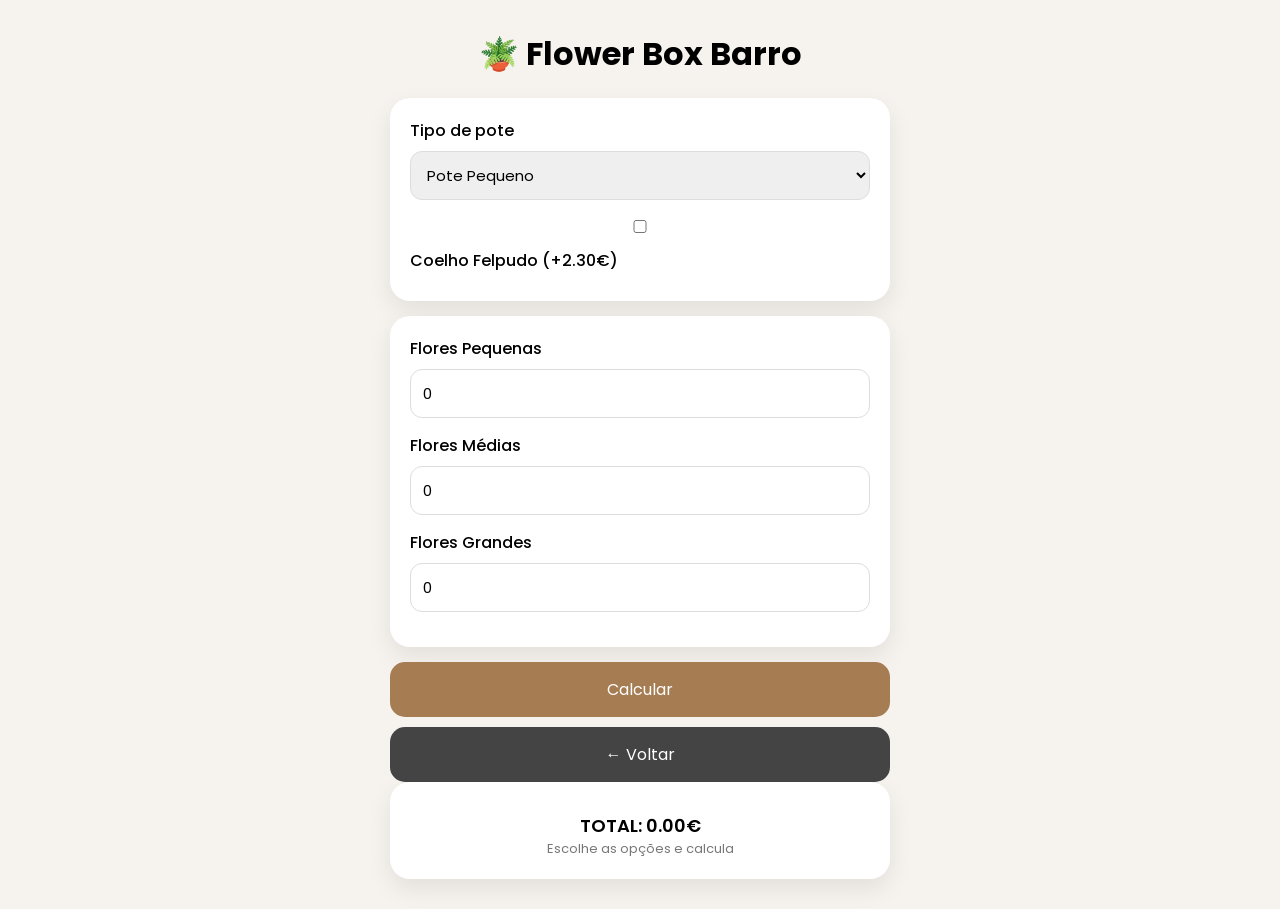
<file: flowers/flower-box-barro.html>
<!DOCTYPE html>
<html lang="pt">
<head>

<meta charset="UTF-8">
<meta name="viewport" content="width=device-width, initial-scale=1.0">

<title>Flower Box Barro</title>

<link href="https://fonts.googleapis.com/css2?family=Poppins:wght@300;500;600&display=swap" rel="stylesheet">

<style>

*{
    margin:0;
    padding:0;
    box-sizing:border-box;
    font-family:'Poppins',sans-serif;
}

body{
    background:#f6f3ef;
}

.container{
    width:90%;
    max-width:500px;
    margin:30px auto;
}

h1{
    text-align:center;
    margin-bottom:20px;
}

.card{
    background:#fff;
    border-radius:20px;
    padding:20px;
    box-shadow:0 10px 25px rgba(0,0,0,.08);
    margin-bottom:15px;
}

label{
    font-weight:500;
    display:block;
    margin-bottom:8px;
}

select, input{
    width:100%;
    padding:12px;
    border-radius:12px;
    border:1px solid #ddd;
    font-size:15px;
    margin-bottom:15px;
}

.btn{
    width:100%;
    padding:15px;
    border:none;
    border-radius:15px;
    font-size:16px;
    cursor:pointer;
}

.calc{
    background:#A67C52;
    color:white;
}

.back{
    background:#444;
    color:white;
    margin-top:10px;
}

.result{
    text-align:center;
    font-size:18px;
    font-weight:600;
    margin-top:10px;
}

.small{
    color:#777;
    font-size:13px;
    text-align:center;
}

</style>

</head>
<body>

<div class="container">

<h1>🪴 Flower Box Barro</h1>

<div class="card">

    <!-- POTES -->
    <label>Tipo de pote</label>
    <select id="pote" onchange="toggleExtras()">
        <option value="pequeno">Pote Pequeno</option>
        <option value="medio">Pote Médio</option>
        <option value="grande">Pote Grande</option>
    </select>

    <!-- ONDULADO -->
    <div id="ondaBox" style="display:none; margin-bottom:15px;">
        <label>
            <input type="checkbox" id="ondulado">
            Pote Grande Ondulado (+2.80€)
        </label>
    </div>

    <!-- COELHO -->
    <label>
        <input type="checkbox" id="coelho">
        Coelho Felpudo (+2.30€)
    </label>

</div>

<!-- FLORES -->
<div class="card">

    <label>Flores Pequenas</label>
    <input type="number" id="peq" value="0" min="0">

    <label>Flores Médias</label>
    <input type="number" id="med" value="0" min="0">

    <label>Flores Grandes</label>
    <input type="number" id="gra" value="0" min="0">

</div>

<button class="btn calc" onclick="calcular()">
    Calcular
</button>

<button class="btn back" onclick="history.back()">
    ← Voltar
</button>

<div class="card">

    <div class="result" id="resultado">
        TOTAL: 0.00€
    </div>

    <div class="small" id="detalhe">
        Escolhe as opções e calcula
    </div>

</div>

</div>

<script>

const precos = {

    pote: {
        pequeno: 19.90,
        medio: 21.00,
        grande: 23.80
    },

    extras: {
        ondulado: 2.80,
        coelho: 2.30
    },

    flores: {
        pequenas: 2.00,
        medias: 3.00,
        grandes: 4.00
    }

};

function toggleExtras(){

    const pote = document.getElementById("pote").value;

    const ondaBox = document.getElementById("ondaBox");

    if(pote === "grande"){
        ondaBox.style.display = "block";
    } else {
        ondaBox.style.display = "none";
        document.getElementById("ondulado").checked = false;
    }

}

function calcular(){

    const pote = document.getElementById("pote").value;

    const ondulado = document.getElementById("ondulado").checked;
    const coelho = document.getElementById("coelho").checked;

    const p = parseInt(document.getElementById("peq").value) || 0;
    const m = parseInt(document.getElementById("med").value) || 0;
    const g = parseInt(document.getElementById("gra").value) || 0;

    // BASE
    let total = precos.pote[pote];

    // EXTRAS
    if(ondulado && pote === "grande"){
        total += precos.extras.ondulado;
    }

    if(coelho){
        total += precos.extras.coelho;
    }

    // FLORES
    total +=
        (p * precos.flores.pequenas) +
        (m * precos.flores.medias) +
        (g * precos.flores.grandes);

    document.getElementById("resultado").innerHTML =
        "TOTAL: " + total.toFixed(2) + "€";

    document.getElementById("detalhe").innerHTML =
        `Base + extras + flores incluídos`;

}

</script>

</body>
</html>
</file>
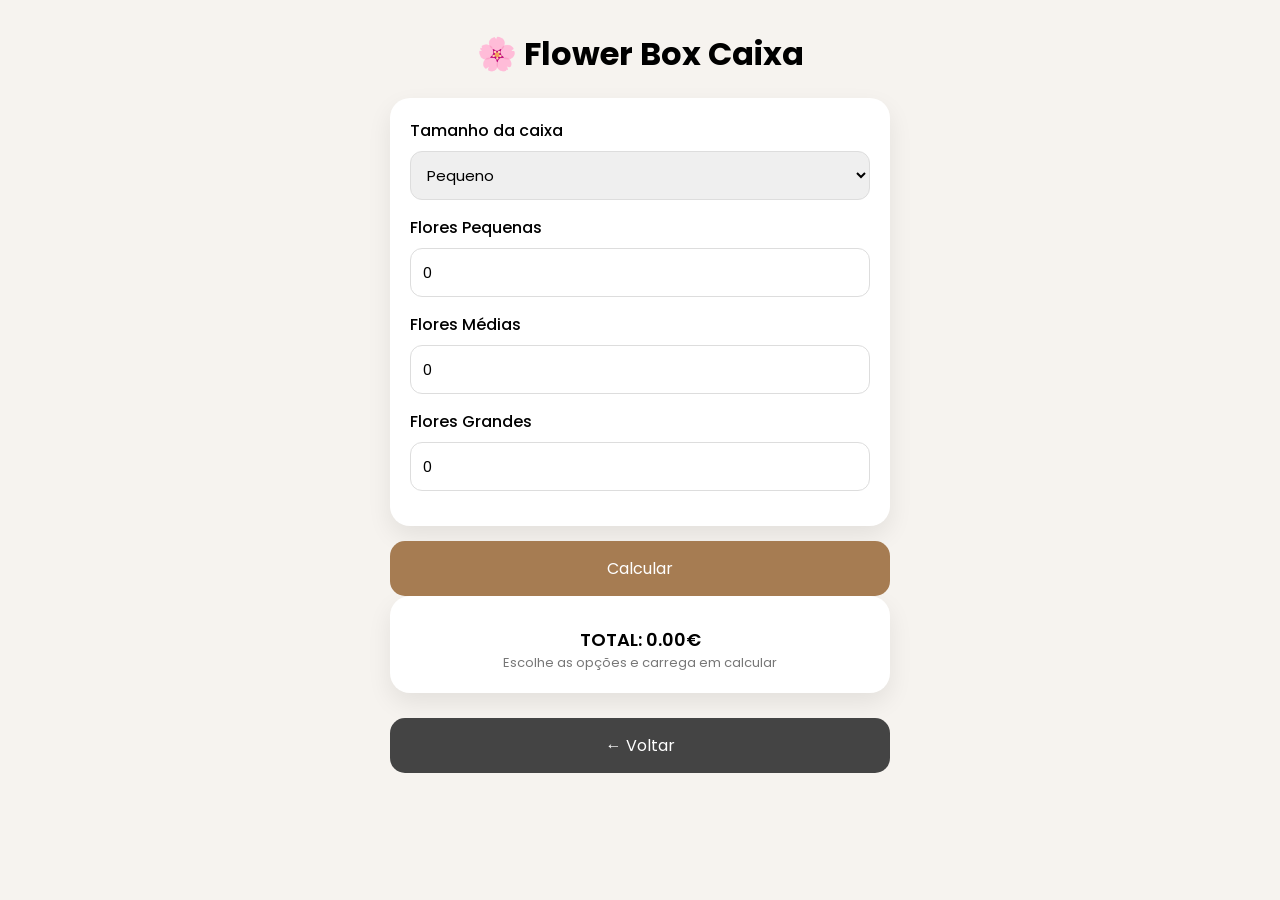
<file: flowers/flower-box-caixa.html>
<!DOCTYPE html>
<html lang="pt">
<head>

<meta charset="UTF-8">
<meta name="viewport" content="width=device-width, initial-scale=1.0">

<title>Flower Box Caixa</title>

<link href="https://fonts.googleapis.com/css2?family=Poppins:wght@300;400;500;600&display=swap" rel="stylesheet">

<style>

*{
    margin:0;
    padding:0;
    box-sizing:border-box;
    font-family:'Poppins',sans-serif;
}

body{
    background:#f6f3ef;
}

.container{
    width:90%;
    max-width:500px;
    margin:30px auto;
}

h1{
    margin-bottom:20px;
    text-align:center;
}

.card{
    background:#fff;
    border-radius:20px;
    padding:20px;
    box-shadow:0 10px 25px rgba(0,0,0,.08);
    margin-bottom:15px;
}

label{
    font-weight:500;
    display:block;
    margin-bottom:8px;
}

select, input{
    width:100%;
    padding:12px;
    border-radius:12px;
    border:1px solid #ddd;
    font-size:15px;
    margin-bottom:15px;
}

.btn{
    width:100%;
    padding:15px;
    border:none;
    border-radius:15px;
    font-size:16px;
    cursor:pointer;
}

.calc{
    background:#A67C52;
    color:white;
}

.result{
    text-align:center;
    font-size:18px;
    font-weight:600;
    margin-top:10px;
}

.small{
    color:#777;
    font-size:13px;
    text-align:center;
}
.back{
    background:#444;
    color:white;
    margin-top:10px;
}
</style>

</head>
<body>

<div class="container">

<h1>🌸 Flower Box Caixa</h1>

<div class="card">

    <label>Tamanho da caixa</label>
    <select id="tamanho" onchange="togglePeluche()">
        <option value="pequeno">Pequeno</option>
        <option value="medio">Médio</option>
        <option value="grande">Grande</option>
    </select>

    <div id="pelucheBox" style="display:none; margin-bottom:15px;">
        <label>Caixa média com peluche?</label>

        <label>
            <input type="radio" name="peluche" value="com">
            Com peluche
        </label>

        <label>
            <input type="radio" name="peluche" value="sem" checked>
            Sem peluche
        </label>
    </div>

    <label>Flores Pequenas</label>
    <input type="number" id="peq" value="0" min="0">

    <label>Flores Médias</label>
    <input type="number" id="med" value="0" min="0">

    <label>Flores Grandes</label>
    <input type="number" id="gra" value="0" min="0">

</div>

<button class="btn calc" onclick="calcular()">
    Calcular
</button>

<div class="card">

    <div class="result" id="resultado">
        TOTAL: 0.00€
    </div>

    <div class="small" id="detalhe">
        Escolhe as opções e carrega em calcular
    </div>

</div>
<button class="btn back" onclick="history.back()">
    ← Voltar
</button>

</div>

<script>

const precos = {
    caixa: {
        pequeno: 16.80,
        medio_sem: 17.50,
        medio_com: 20.30,
        grande: 26.00
    },
    flores: {
        pequenas: 2.00,
        medias: 3.00,
        grandes: 4.00
    }
};

function togglePeluche(){

    const tamanho = document.getElementById("tamanho").value;
    const pelucheBox = document.getElementById("pelucheBox");

    if(tamanho === "medio"){
        pelucheBox.style.display = "block";
    } else {
        pelucheBox.style.display = "none";
    }

}

function calcular(){

    const tamanho = document.getElementById("tamanho").value;
    const peluche = document.querySelector('input[name="peluche"]:checked');

    const p = parseInt(document.getElementById("peq").value) || 0;
    const m = parseInt(document.getElementById("med").value) || 0;
    const g = parseInt(document.getElementById("gra").value) || 0;

    // CAIXA
    let totalCaixa = 0;

    if(tamanho === "pequeno"){
        totalCaixa = precos.caixa.pequeno;
    }

    if(tamanho === "medio"){
        if(peluche && peluche.value === "com"){
            totalCaixa = precos.caixa.medio_com;
        } else {
            totalCaixa = precos.caixa.medio_sem;
        }
    }

    if(tamanho === "grande"){
        totalCaixa = precos.caixa.grande;
    }

    // FLORES
    let totalFlores =
        (p * precos.flores.pequenas) +
        (m * precos.flores.medias) +
        (g * precos.flores.grandes);

    let total = totalCaixa + totalFlores;

    document.getElementById("resultado").innerHTML =
        "TOTAL: " + total.toFixed(2) + "€";

    document.getElementById("detalhe").innerHTML =
        `Caixa: ${totalCaixa.toFixed(2)}€ + Flores: ${totalFlores.toFixed(2)}€`;

}

</script>

</body>
</html>
</file>
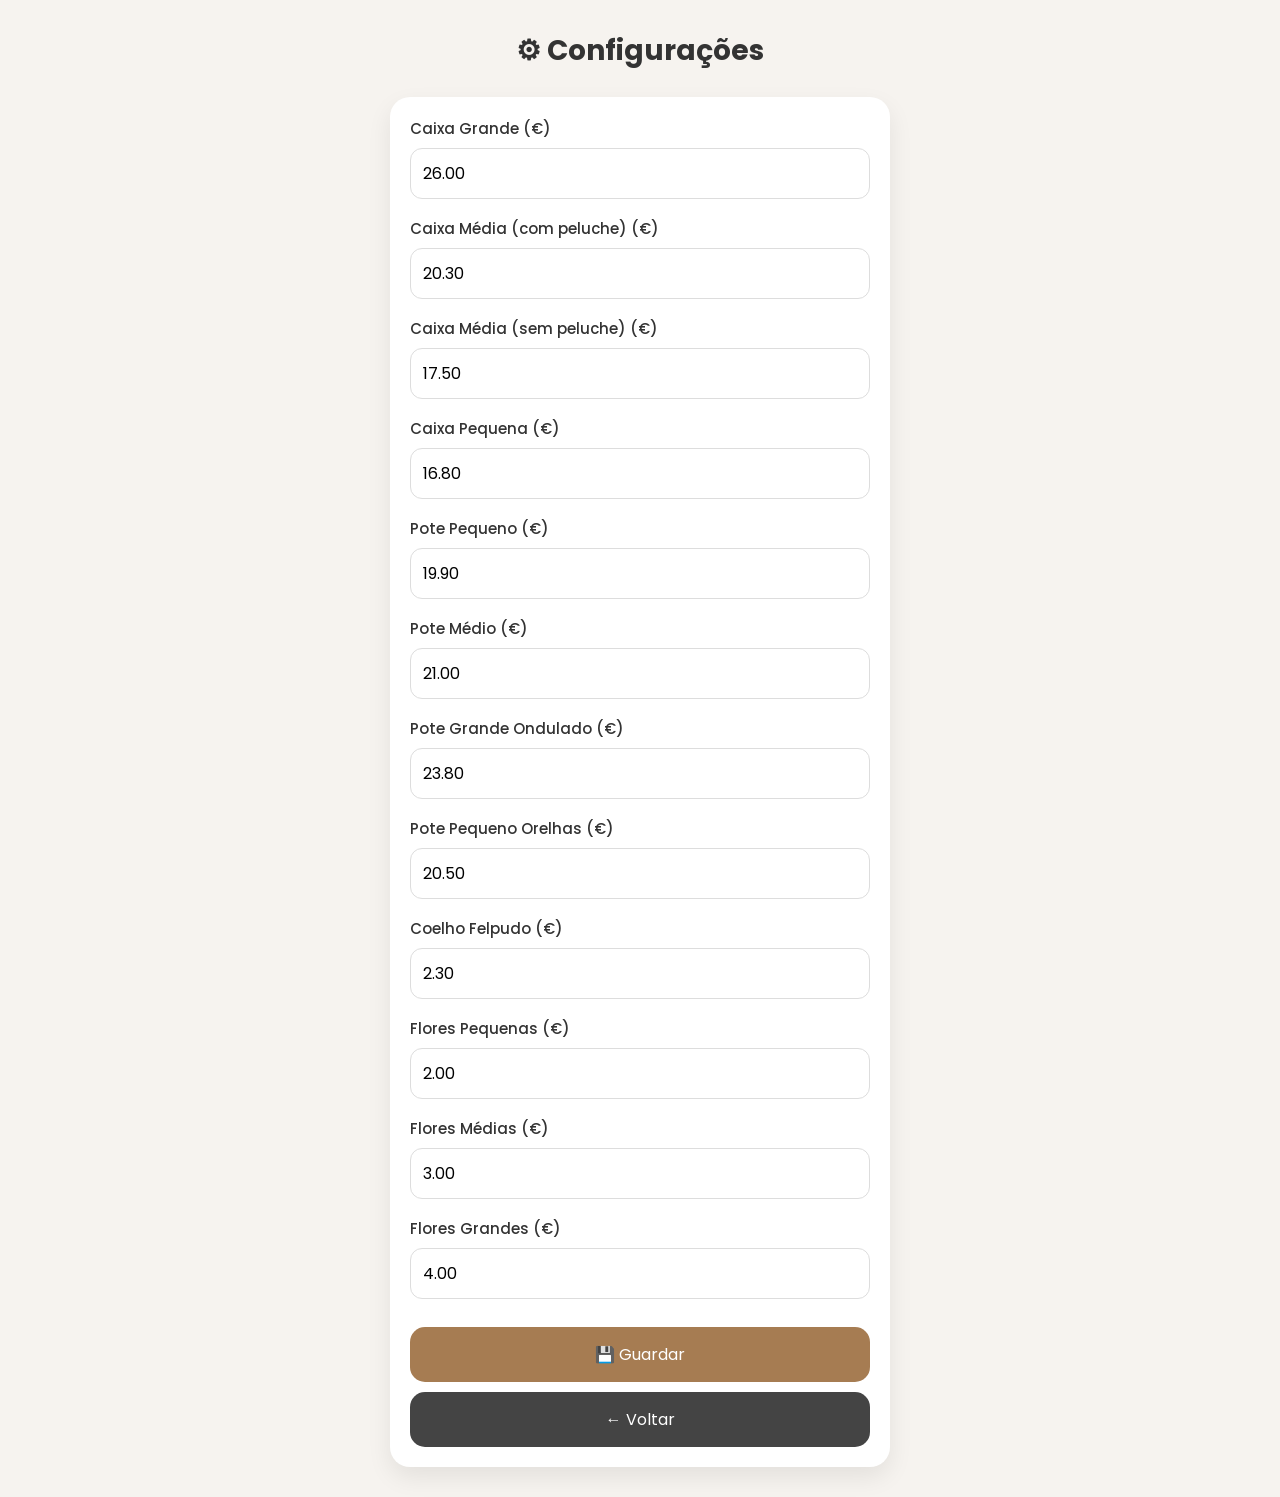
<file: flowers/flower-config.html>
<!DOCTYPE html>
<html lang="pt">
<head>

    <meta charset="UTF-8">
    <meta name="viewport" content="width=device-width, initial-scale=1.0">

    <title>Configurações - Flower Boxes</title>

    <link rel="preconnect" href="https://fonts.googleapis.com">
    <link rel="preconnect" href="https://fonts.gstatic.com" crossorigin>

    <link href="https://fonts.googleapis.com/css2?family=Poppins:wght@300;400;500;600&display=swap" rel="stylesheet">

    <style>

        *{
            margin:0;
            padding:0;
            box-sizing:border-box;
            font-family:'Poppins',sans-serif;
        }

        body{
            background:#f6f3ef;
            color:#333;
        }

        .container{
            width:90%;
            max-width:500px;
            margin:30px auto;
        }

        h1{
            text-align:center;
            margin-bottom:25px;
            font-size:28px;
        }

        .card{
            background:#fff;
            border-radius:20px;
            padding:20px;
            box-shadow:0 10px 25px rgba(0,0,0,.08);
        }

        .item{
            margin-bottom:18px;
        }

        .item label{
            display:block;
            margin-bottom:8px;
            font-size:15px;
            font-weight:500;
        }

        .item input{

            width:100%;
            padding:12px;

            border:1px solid #ddd;
            border-radius:12px;

            font-size:16px;

            outline:none;

        }

        .item input:focus{
            border-color:#b78d61;
        }

        .btn{

            width:100%;
            padding:15px;

            border:none;
            border-radius:15px;

            font-size:16px;
            cursor:pointer;

            margin-top:10px;

        }

        .guardar{
            background:#A67C52;
            color:white;
        }

        .voltar{
            background:#444;
            color:white;
        }

    </style>

</head>
<body>

<div class="container">

    <h1>⚙ Configurações</h1>

    <div class="card">

        <div class="item">
            <label>Caixa Grande (€)</label>
            <input id="caixa_grande" type="number" step="0.01" value="26.00">
        </div>

        <div class="item">
            <label>Caixa Média (com peluche) (€)</label>
            <input id="caixa_media_peluche" type="number" step="0.01" value="20.30">
        </div>

        <div class="item">
            <label>Caixa Média (sem peluche) (€)</label>
            <input id="caixa_media_sem_peluche" type="number" step="0.01" value="17.50">
        </div>

        <div class="item">
            <label>Caixa Pequena (€)</label>
            <input id="caixa_pequena" type="number" step="0.01" value="16.80">
        </div>

        <div class="item">
            <label>Pote Pequeno (€)</label>
            <input id="pote_pequeno" type="number" step="0.01" value="19.90">
        </div>

        <div class="item">
            <label>Pote Médio (€)</label>
            <input id="pote_medio" type="number" step="0.01" value="21.00">
        </div>

        <div class="item">
            <label>Pote Grande Ondulado (€)</label>
            <input id="pote_grande_ondulado" type="number" step="0.01" value="23.80">
        </div>

        <div class="item">
            <label>Pote Pequeno Orelhas (€)</label>
            <input id="pote_pequeno_orelhas" type="number" step="0.01" value="20.50">
        </div>

        <div class="item">
            <label>Coelho Felpudo (€)</label>
            <input id="coelho_felpudo" type="number" step="0.01" value="2.30">
        </div>

        <div class="item">
            <label>Flores Pequenas (€)</label>
            <input id="flores_pequenas" type="number" step="0.01" value="2.00">
        </div>

        <div class="item">
            <label>Flores Médias (€)</label>
            <input id="flores_medias" type="number" step="0.01" value="3.00">
        </div>

        <div class="item">
            <label>Flores Grandes (€)</label>
            <input id="flores_grandes" type="number" step="0.01" value="4.00">
        </div>

        <button class="btn guardar" onclick="guardar()">
            💾 Guardar
        </button>

        <button class="btn voltar" onclick="history.back()">
            ← Voltar
        </button>

    </div>

</div>

<script>

function guardar(){

    const configuracoes = {

        caixa_grande: document.getElementById("caixa_grande").value,
        caixa_media_peluche: document.getElementById("caixa_media_peluche").value,
        caixa_media_sem_peluche: document.getElementById("caixa_media_sem_peluche").value,
        caixa_pequena: document.getElementById("caixa_pequena").value,

        pote_pequeno: document.getElementById("pote_pequeno").value,
        pote_medio: document.getElementById("pote_medio").value,
        pote_grande_ondulado: document.getElementById("pote_grande_ondulado").value,
        pote_pequeno_orelhas: document.getElementById("pote_pequeno_orelhas").value,

        coelho_felpudo: document.getElementById("coelho_felpudo").value,

        flores_pequenas: document.getElementById("flores_pequenas").value,
        flores_medias: document.getElementById("flores_medias").value,
        flores_grandes: document.getElementById("flores_grandes").value

    };

    console.log(configuracoes);

    alert("Configurações guardadas!");

    // Mais tarde:
    // fetch('/wp-json/adonna/v1/configuracoes', {...})

}

</script>

</body>
</html>
</file>
<file: css/style.css>
*{
    margin:0;
    padding:0;
    box-sizing:border-box;
    font-family:'Poppins',sans-serif;
}

body{

    background:#f6f3ef;
    color:#333;

}

.container{

    width:90%;
    max-width:500px;
    margin:auto;
    padding:30px 0;

}

.logo{

    text-align:center;
    margin-bottom:40px;

}

.logo img{

    width:120px;

}

.logo h1{

    margin-top:15px;
    font-size:32px;
    font-weight:600;

}

.logo p{

    color:#777;
    margin-top:5px;

}

.card{

    background:#fff;
    border-radius:22px;
    padding:22px;

    margin-bottom:20px;

    display:flex;
    align-items:center;

    cursor:pointer;

    transition:.25s;

    box-shadow:0 10px 25px rgba(0,0,0,.05);

}

.card:hover{

    transform:translateY(-3px);

}

.icon{

    width:70px;
    height:70px;

    border-radius:18px;

    background:#efe7dc;

    display:flex;
    align-items:center;
    justify-content:center;

    font-size:34px;

    margin-right:20px;

}

.info h2{

    font-size:21px;

}

.info p{

    color:#777;
    margin-top:5px;
    font-size:14px;

}

.footer{

    text-align:center;
    color:#999;
    margin-top:50px;
    font-size:13px;

}
</file>
